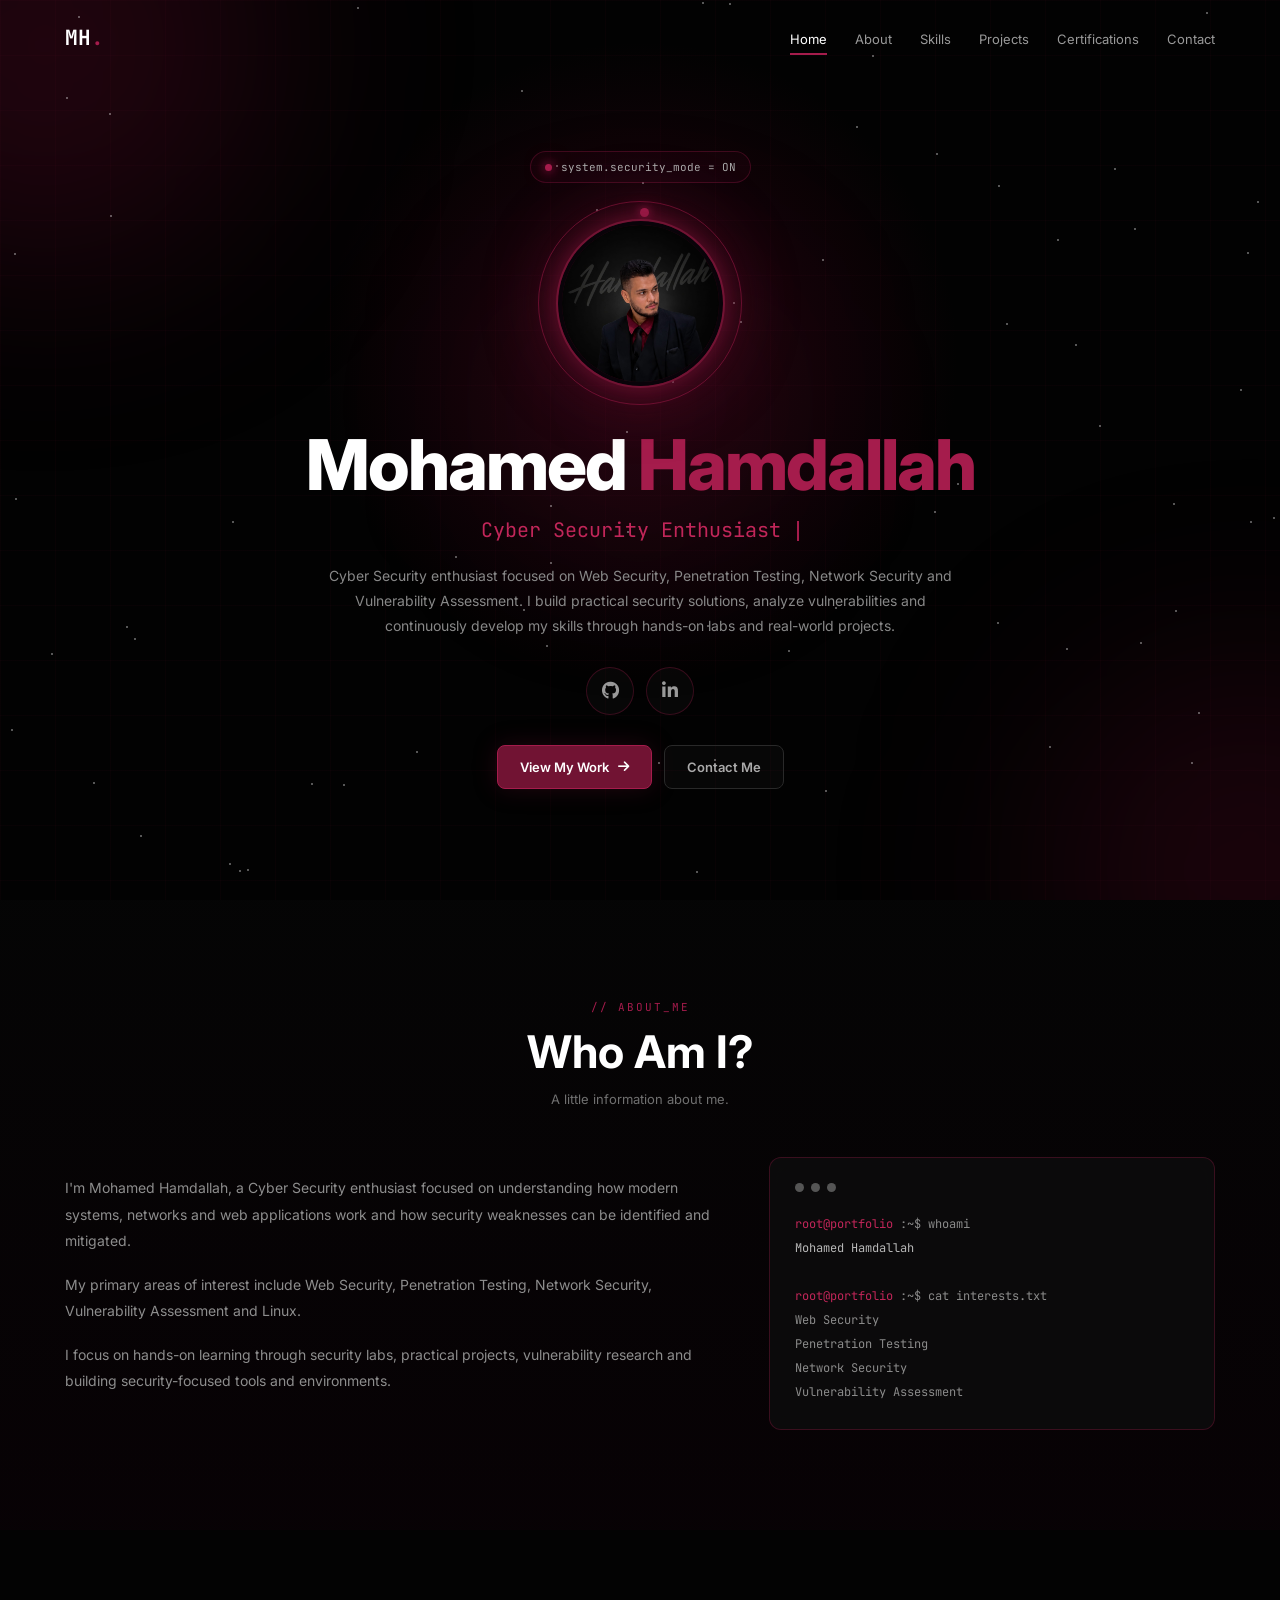
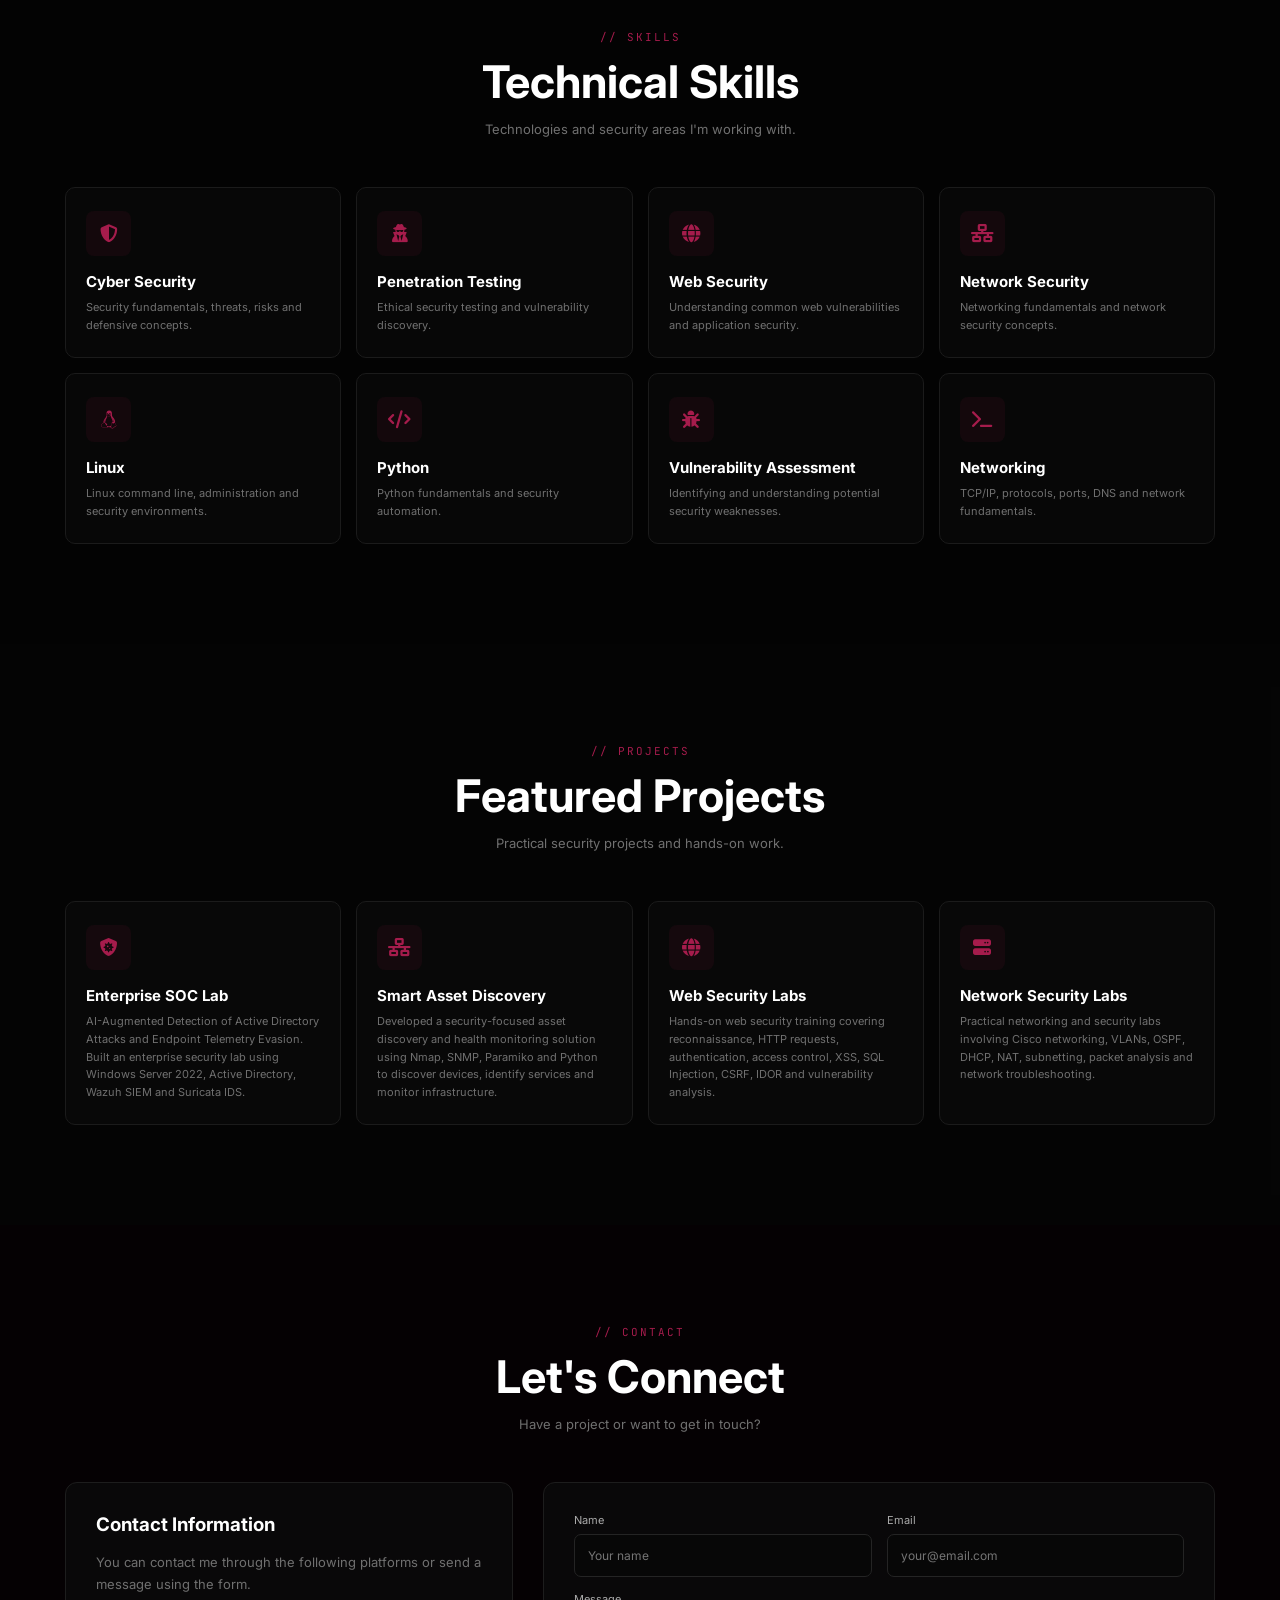
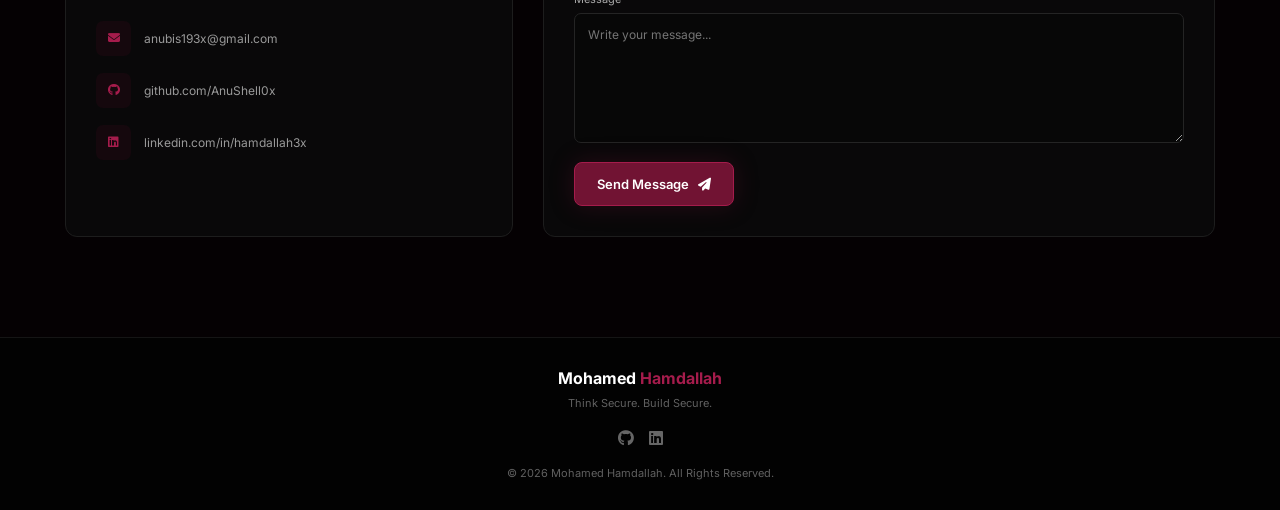
<file: index.html>
<!DOCTYPE html>
<html lang="en">

<head>

    <meta charset="UTF-8">

    <meta name="viewport" content="width=device-width, initial-scale=1.0">

    <meta name="description" content="Mohamed Hamdallah - Cyber Security Portfolio">

    <title>Mohamed Hamdallah | Cyber Security</title>


    <!-- =========================
         GOOGLE FONTS
    ========================== -->

    <link rel="preconnect" href="https://fonts.googleapis.com">

    <link rel="preconnect" href="https://fonts.gstatic.com" crossorigin>

    <link
        href="https://fonts.googleapis.com/css2?family=Inter:wght@400;500;600;700;800&family=JetBrains+Mono:wght@400;500;600&display=swap"
        rel="stylesheet">


    <!-- =========================
         FONT AWESOME
    ========================== -->

    <link rel="stylesheet" href="https://cdnjs.cloudflare.com/ajax/libs/font-awesome/6.5.2/css/all.min.css">


    <!-- =========================
         CSS
    ========================== -->

    <link rel="stylesheet" href="style.css">

</head>


<body>


    <!-- =====================================================
            BACKGROUND
    ===================================================== -->

    <div class="background">

        <div class="grid"></div>

        <div class="glow glow-one"></div>

        <div class="glow glow-two"></div>

        <div class="glow glow-three"></div>

        <div id="particles"></div>

    </div>


    <!-- =====================================================
            NAVIGATION
    ===================================================== -->

    <nav class="navbar" id="navbar">

        <div class="nav-container">


            <a href="#home" class="logo" aria-label="Go to Home">

                MH<span>.</span>

            </a>


            <ul class="nav-links" id="navLinks">

                <li>
                    <a href="#home" class="active">
                        Home
                    </a>
                </li>

                <li>
                    <a href="#about">
                        About
                    </a>
                </li>

                <li>
                    <a href="#skills">
                        Skills
                    </a>
                </li>

                <li>
                    <a href="#projects">
                        Projects
                    </a>
                </li>

                <li>
                    <a href="#certifications">
                        Certifications
                    </a>
                </li>

                <li>
                    <a href="#contact">
                        Contact
                    </a>
                </li>

            </ul>


            <button type="button" class="menu-button" id="menuButton" aria-label="Open navigation menu"
                aria-expanded="false">

                <i class="fa-solid fa-bars"></i>

            </button>

        </div>

    </nav>


    <!-- =====================================================
         HERO
    ===================================================== -->

    <section class="hero" id="home">

        <div class="hero-content">


            <div class="terminal-label">

                <span class="terminal-dot"></span>

                system.security_mode = ON

            </div>


            <!-- PROFILE IMAGE -->

            <div class="profile-wrapper">

                <div class="profile-ring"></div>

                <div class="profile-glow"></div>

                <img src="profile.jpeg" alt="Mohamed Hamdallah profile photo" class="profile-image"
                    onerror="this.src='https://placehold.co/165x165/10040a/ffffff?text=MH'">

            </div>


            <h1>

                Mohamed
                <span>Hamdallah</span>

            </h1>


            <div class="typing">

                <span id="typingText"></span>

                <span class="cursor"></span>

            </div>


            <p class="hero-description">

                Cyber Security enthusiast focused on Web Security,
                Penetration Testing, Network Security and Vulnerability
                Assessment. I build practical security solutions,
                analyze vulnerabilities and continuously develop my
                skills through hands-on labs and real-world projects.

            </p>


            <!-- =================================================
                 SOCIAL LINKS
            ================================================== -->

            <div class="socials">


                <!-- GITHUB -->

                <a href="https://github.com/AnuShell0x" target="_blank" rel="noopener noreferrer" class="social"
                    aria-label="GitHub">

                    <i class="fa-brands fa-github"></i>

                </a>


                <!-- LINKEDIN -->

                <a href="https://www.linkedin.com/in/hamdallah3x" target="_blank" rel="noopener noreferrer"
                    class="social" aria-label="LinkedIn">

                    <i class="fa-brands fa-linkedin-in"></i>

                </a>


            </div>


            <!-- BUTTONS -->

            <div class="hero-buttons">


                <a href="#projects" class="btn btn-primary">

                    View My Work

                    <i class="fa-solid fa-arrow-right"></i>

                </a>


                <a href="#contact" class="btn btn-secondary">

                    Contact Me

                </a>


            </div>

        </div>

    </section>


    <!-- =====================================================
         ABOUT
    ===================================================== -->

    <section class="about" id="about">

        <div class="section-container reveal">


            <div class="section-title">

                <span class="small">
                    // about_me
                </span>

                <h2>
                    Who Am I?
                </h2>

                <p>
                    A little information about me.
                </p>

            </div>


            <div class="about-grid">


                <div class="about-text">

                    <p>

                        I'm Mohamed Hamdallah, a Cyber Security
                        enthusiast focused on understanding how
                        modern systems, networks and web applications
                        work and how security weaknesses can be
                        identified and mitigated.

                    </p>


                    <p>

                        My primary areas of interest include Web
                        Security, Penetration Testing, Network
                        Security, Vulnerability Assessment and Linux.

                    </p>


                    <p>

                        I focus on hands-on learning through security
                        labs, practical projects, vulnerability
                        research and building security-focused tools
                        and environments.

                    </p>

                </div>


                <div class="terminal-card">


                    <div class="terminal-header">

                        <span></span>

                        <span></span>

                        <span></span>

                    </div>


                    <div class="terminal-code">

                        <div>

                            <span class="red">
                                root@portfolio
                            </span>:~$ whoami

                        </div>


                        <div class="green">

                            Mohamed Hamdallah

                        </div>


                        <br>


                        <div>

                            <span class="red">
                                root@portfolio
                            </span>:~$ cat interests.txt

                        </div>


                        <div>
                            Web Security
                        </div>


                        <div>
                            Penetration Testing
                        </div>


                        <div>
                            Network Security
                        </div>


                        <div>
                            Vulnerability Assessment
                        </div>

                    </div>

                </div>

            </div>

        </div>

    </section>


    <!-- =====================================================
         SKILLS
    ===================================================== -->

    <section id="skills">

        <div class="section-container reveal">


            <div class="section-title">

                <span class="small">
                    // skills
                </span>

                <h2>
                    Technical Skills
                </h2>

                <p>
                    Technologies and security areas I'm working with.
                </p>

            </div>


            <div class="skills-grid">


                <div class="skill-card">

                    <div class="skill-icon">

                        <i class="fa-solid fa-shield-halved"></i>

                    </div>

                    <h3>
                        Cyber Security
                    </h3>

                    <p>
                        Security fundamentals, threats,
                        risks and defensive concepts.
                    </p>

                </div>


                <div class="skill-card">

                    <div class="skill-icon">

                        <i class="fa-solid fa-user-secret"></i>

                    </div>

                    <h3>
                        Penetration Testing
                    </h3>

                    <p>
                        Ethical security testing and
                        vulnerability discovery.
                    </p>

                </div>


                <div class="skill-card">

                    <div class="skill-icon">

                        <i class="fa-solid fa-globe"></i>

                    </div>

                    <h3>
                        Web Security
                    </h3>

                    <p>
                        Understanding common web
                        vulnerabilities and application security.
                    </p>

                </div>


                <div class="skill-card">

                    <div class="skill-icon">

                        <i class="fa-solid fa-network-wired"></i>

                    </div>

                    <h3>
                        Network Security
                    </h3>

                    <p>
                        Networking fundamentals and
                        network security concepts.
                    </p>

                </div>


                <div class="skill-card">

                    <div class="skill-icon">

                        <i class="fa-brands fa-linux"></i>

                    </div>

                    <h3>
                        Linux
                    </h3>

                    <p>
                        Linux command line, administration
                        and security environments.
                    </p>

                </div>


                <div class="skill-card">

                    <div class="skill-icon">

                        <i class="fa-solid fa-code"></i>

                    </div>

                    <h3>
                        Python
                    </h3>

                    <p>
                        Python fundamentals and
                        security automation.
                    </p>

                </div>


                <div class="skill-card">

                    <div class="skill-icon">

                        <i class="fa-solid fa-bug"></i>

                    </div>

                    <h3>
                        Vulnerability Assessment
                    </h3>

                    <p>
                        Identifying and understanding
                        potential security weaknesses.
                    </p>

                </div>


                <div class="skill-card">

                    <div class="skill-icon">

                        <i class="fa-solid fa-terminal"></i>

                    </div>

                    <h3>
                        Networking
                    </h3>

                    <p>
                        TCP/IP, protocols, ports,
                        DNS and network fundamentals.
                    </p>

                </div>

            </div>

        </div>

    </section>


    <!-- =====================================================
         PROJECTS
    ===================================================== -->

    <section class="projects" id="projects">

        <div class="section-container reveal">


            <div class="section-title">

                <span class="small">
                    // projects
                </span>

                <h2>
                    Featured Projects
                </h2>

                <p>
                    Practical security projects and hands-on work.
                </p>

            </div>


            <div class="skills-grid">


                <!-- PROJECT 1 -->

                <div class="skill-card">

                    <div class="skill-icon">

                        <i class="fa-solid fa-shield-virus"></i>

                    </div>

                    <h3>
                        Enterprise SOC Lab
                    </h3>

                    <p>

                        AI-Augmented Detection of Active Directory
                        Attacks and Endpoint Telemetry Evasion.
                        Built an enterprise security lab using
                        Windows Server 2022, Active Directory,
                        Wazuh SIEM and Suricata IDS.

                    </p>

                </div>


                <!-- PROJECT 2 -->

                <div class="skill-card">

                    <div class="skill-icon">

                        <i class="fa-solid fa-network-wired"></i>

                    </div>

                    <h3>
                        Smart Asset Discovery
                    </h3>

                    <p>

                        Developed a security-focused asset discovery
                        and health monitoring solution using Nmap,
                        SNMP, Paramiko and Python to discover devices,
                        identify services and monitor infrastructure.

                    </p>

                </div>


                <!-- PROJECT 3 -->

                <div class="skill-card">

                    <div class="skill-icon">

                        <i class="fa-solid fa-globe"></i>

                    </div>

                    <h3>
                        Web Security Labs
                    </h3>

                    <p>

                        Hands-on web security training covering
                        reconnaissance, HTTP requests, authentication,
                        access control, XSS, SQL Injection, CSRF,
                        IDOR and vulnerability analysis.

                    </p>

                </div>


                <!-- PROJECT 4 -->

                <div class="skill-card">

                    <div class="skill-icon">

                        <i class="fa-solid fa-server"></i>

                    </div>

                    <h3>
                        Network Security Labs
                    </h3>

                    <p>

                        Practical networking and security labs
                        involving Cisco networking, VLANs, OSPF,
                        DHCP, NAT, subnetting, packet analysis and
                        network troubleshooting.

                    </p>

                </div>


            </div>

        </div>

    </section>


    <!-- =====================================================
         CONTACT
    ===================================================== -->

    <section class="contact" id="contact">

        <div class="section-container reveal">


            <div class="section-title">

                <span class="small">
                    // contact
                </span>

                <h2>
                    Let's Connect
                </h2>

                <p>
                    Have a project or want to get in touch?
                </p>

            </div>


            <div class="contact-grid">


                <!-- CONTACT INFO -->

                <div class="contact-info">

                    <h3>
                        Contact Information
                    </h3>


                    <p>

                        You can contact me through the following
                        platforms or send a message using the form.

                    </p>


                    <div class="contact-item">

                        <i class="fa-solid fa-envelope"></i>

                        <span>
                            anubis193x@gmail.com
                        </span>

                    </div>


                    <div class="contact-item">

                        <i class="fa-brands fa-github"></i>

                        <span>
                            github.com/AnuShell0x
                        </span>

                    </div>


                    <div class="contact-item">

                        <i class="fa-brands fa-linkedin"></i>

                        <span>
                            linkedin.com/in/hamdallah3x
                        </span>

                    </div>

                </div>


                <!-- CONTACT FORM -->

                <form class="contact-form" id="contactForm" novalidate>


                    <div class="form-row">


                        <div class="form-group">

                            <label for="name">
                                Name
                            </label>

                            <input type="text" id="name" name="name" placeholder="Your name">

                        </div>


                        <div class="form-group">

                            <label for="email">
                                Email
                            </label>

                            <input type="email" id="email" name="email" placeholder="your@email.com">

                        </div>


                    </div>


                    <div class="form-group">

                        <label for="message">
                            Message
                        </label>

                        <textarea id="message" name="message" placeholder="Write your message..."></textarea>

                    </div>


                    <button type="submit" class="btn btn-primary">

                        Send Message

                        <i class="fa-solid fa-paper-plane"></i>

                    </button>


                    <div class="form-message" id="formMessage" role="alert"></div>


                </form>

            </div>

        </div>

    </section>


    <!-- =====================================================
         FOOTER
    ===================================================== -->

    <footer>


        <h3>

            Mohamed

            <span style="color:#a51c4c;">
                Hamdallah
            </span>

        </h3>


        <p>
            Think Secure. Build Secure.
        </p>


        <div class="footer-socials">


            <a href="https://github.com/AnuShell0x" target="_blank" rel="noopener noreferrer" aria-label="GitHub">

                <i class="fa-brands fa-github"></i>

            </a>


            <a href="https://www.linkedin.com/in/hamdallah3x" target="_blank" rel="noopener noreferrer"
                aria-label="LinkedIn">

                <i class="fa-brands fa-linkedin"></i>

            </a>


        </div>


        <p>
            © 2026 Mohamed Hamdallah. All Rights Reserved.
        </p>


    </footer>


    <!-- =====================================================
         BACK TO TOP
    ===================================================== -->

    <button type="button" class="top-button" id="topButton" aria-label="Back to top">

        <i class="fa-solid fa-arrow-up"></i>

    </button>


    <!-- =====================================================
         JAVASCRIPT
    ===================================================== -->

    <script src="script.js"></script>

</body>

</html>
</file>
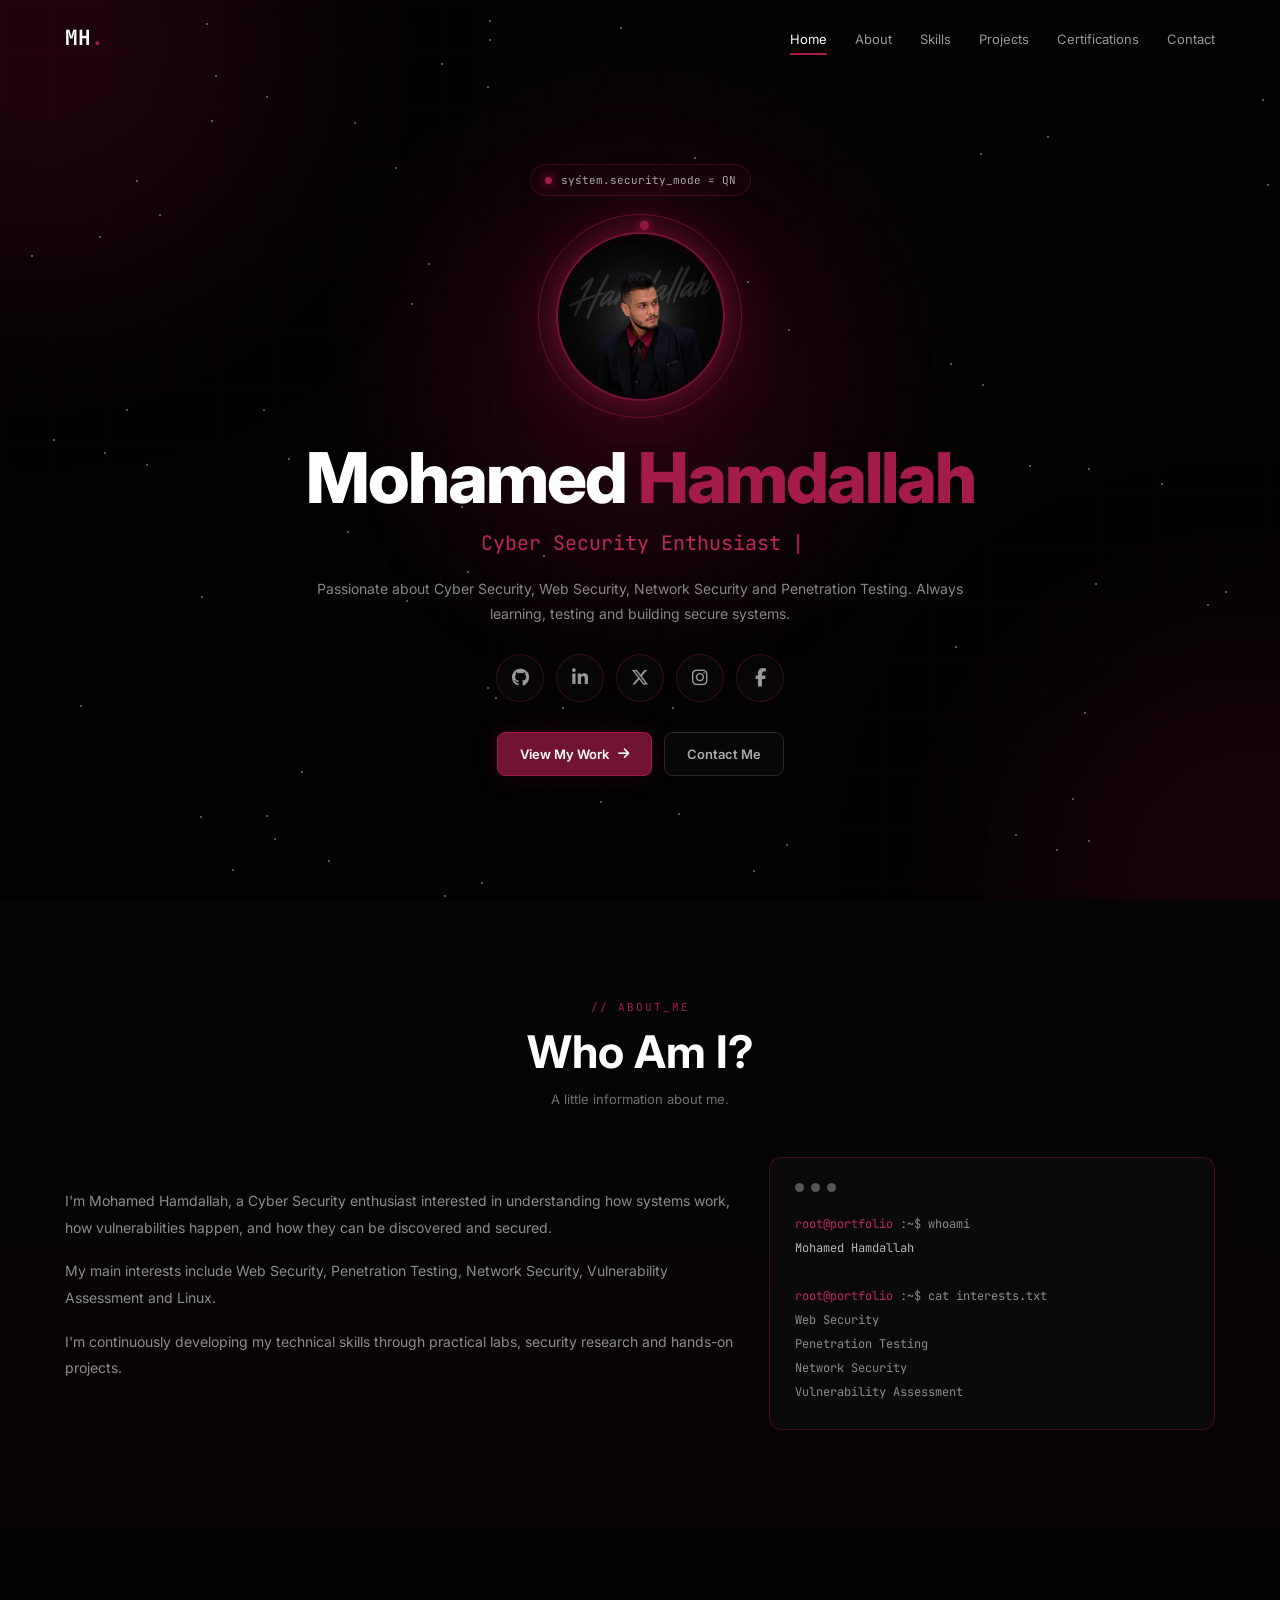
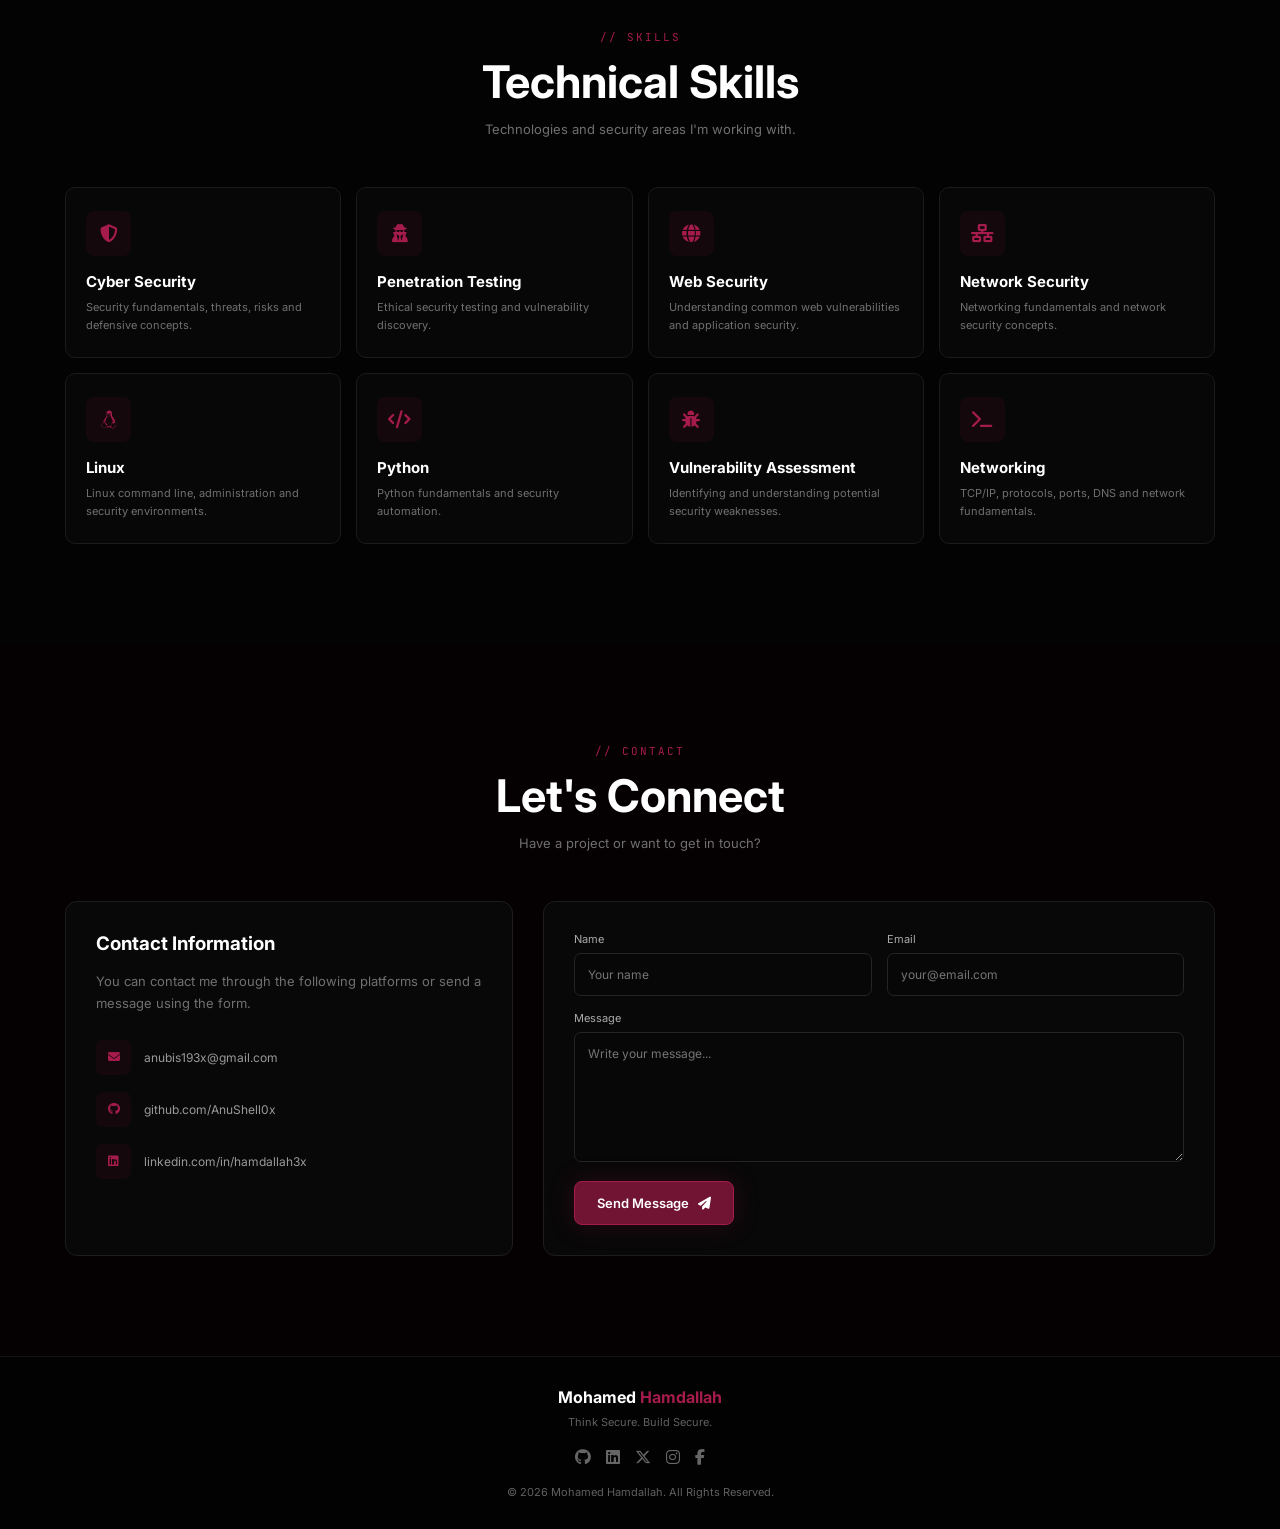
<file: Portfolio.html>
<!DOCTYPE html>
<html lang="en">

<head>

    <meta charset="UTF-8">

    <meta name="viewport" content="width=device-width, initial-scale=1.0">

    <meta
        name="description"
        content="Mohamed Hamdallah - Cyber Security Portfolio"
    >

    <title>Mohamed Hamdallah | Cyber Security</title>


    <!-- =========================
         GOOGLE FONTS
    ========================== -->

    <link rel="preconnect" href="https://fonts.googleapis.com">

    <link
        rel="preconnect"
        href="https://fonts.gstatic.com"
        crossorigin
    >

    <link
        href="https://fonts.googleapis.com/css2?family=Inter:wght@400;500;600;700;800&family=JetBrains+Mono:wght@400;500;600&display=swap"
        rel="stylesheet"
    >


    <!-- =========================
         FONT AWESOME
    ========================== -->

    <link
        rel="stylesheet"
        href="https://cdnjs.cloudflare.com/ajax/libs/font-awesome/6.5.2/css/all.min.css"
    >


    <!-- =========================
         CSS
    ========================== -->

    <style>

        /* =====================================================
           VARIABLES
        ===================================================== */

        :root {

            --black: #030303;
            --black-2: #080808;
            --black-3: #101010;

            --burgundy-dark: #3d071b;
            --burgundy: #711333;
            --burgundy-light: #a51c4c;
            --burgundy-bright: #c12659;

            --white: #ffffff;
            --text: #dddddd;
            --muted: #8b8b8b;

            --border: rgba(165, 28, 76, 0.30);

            --container: 1150px;

        }


        /* =====================================================
           RESET
        ===================================================== */

        * {

            margin: 0;
            padding: 0;

            box-sizing: border-box;

        }


        html {

            scroll-behavior: smooth;

        }


        body {

            font-family: "Inter", sans-serif;

            background: var(--black);

            color: var(--white);

            overflow-x: hidden;

        }


        body::-webkit-scrollbar {

            width: 8px;

        }


        body::-webkit-scrollbar-track {

            background: #050505;

        }


        body::-webkit-scrollbar-thumb {

            background: var(--burgundy);

            border-radius: 10px;

        }


        a {

            color: inherit;

            text-decoration: none;

        }


        button,
        input,
        textarea {

            font-family: inherit;

        }


        ::selection {

            background: var(--burgundy-light);

            color: white;

        }


        /* =====================================================
           BACKGROUND
        ===================================================== */

        .background {

            position: fixed;

            inset: 0;

            z-index: -100;

            overflow: hidden;

            background:

                radial-gradient(
                    circle at 50% 40%,
                    rgba(91, 8, 36, 0.38),
                    transparent 38%
                ),

                #020202;

        }


        .grid {

            position: absolute;

            inset: 0;

            background-image:

                linear-gradient(
                    rgba(165, 28, 76, 0.055) 1px,
                    transparent 1px
                ),

                linear-gradient(
                    90deg,
                    rgba(165, 28, 76, 0.055) 1px,
                    transparent 1px
                );

            background-size: 55px 55px;

            opacity: 0.7;

            animation: gridMove 20s linear infinite;

        }


        @keyframes gridMove {

            from {

                background-position: 0 0;

            }

            to {

                background-position: 55px 55px;

            }

        }


        .glow {

            position: absolute;

            border-radius: 50%;

            filter: blur(100px);

            pointer-events: none;

        }


        .glow-one {

            width: 450px;

            height: 450px;

            left: -180px;

            top: -180px;

            background: rgba(126, 13, 52, 0.25);

            animation: glowOne 12s ease-in-out infinite alternate;

        }


        .glow-two {

            width: 420px;

            height: 420px;

            right: -180px;

            bottom: -180px;

            background: rgba(100, 9, 40, 0.25);

            animation: glowTwo 14s ease-in-out infinite alternate;

        }


        .glow-three {

            width: 250px;

            height: 250px;

            left: 50%;

            top: 45%;

            transform: translate(-50%, -50%);

            background: rgba(165, 28, 76, 0.10);

        }


        @keyframes glowOne {

            from {

                transform: translate(0, 0);

            }

            to {

                transform: translate(140px, 100px);

            }

        }


        @keyframes glowTwo {

            from {

                transform: translate(0, 0);

            }

            to {

                transform: translate(-130px, -100px);

            }

        }


        #particles {

            position: absolute;

            inset: 0;

        }


        .particle {

            position: absolute;

            width: 2px;

            height: 2px;

            background: rgba(255, 255, 255, 0.45);

            border-radius: 50%;

            animation: particleAnimation linear infinite;

        }


        @keyframes particleAnimation {

            0% {

                transform: translateY(0);

                opacity: 0;

            }

            20% {

                opacity: 0.7;

            }

            80% {

                opacity: 0.7;

            }

            100% {

                transform: translateY(-120px);

                opacity: 0;

            }

        }


        /* =====================================================
           NAVBAR
        ===================================================== */

        .navbar {

            position: fixed;

            top: 0;

            left: 0;

            width: 100%;

            height: 75px;

            z-index: 1000;

            display: flex;

            align-items: center;

            justify-content: center;

            transition: 0.3s ease;

        }


        .navbar.scrolled {

            background: rgba(3, 3, 3, 0.90);

            backdrop-filter: blur(15px);

            border-bottom: 1px solid var(--border);

        }


        .nav-container {

            width: min(92%, var(--container));

            display: flex;

            justify-content: space-between;

            align-items: center;

        }


        .logo {

            font-family: "JetBrains Mono", monospace;

            font-size: 21px;

            font-weight: 700;

            color: white;

        }


        .logo span {

            color: var(--burgundy-light);

        }


        .nav-links {

            list-style: none;

            display: flex;

            align-items: center;

            gap: 28px;

        }


        .nav-links a {

            position: relative;

            color: #999;

            font-size: 13px;

            transition: 0.3s ease;

        }


        .nav-links a:hover,
        .nav-links a.active {

            color: white;

        }


        .nav-links a::after {

            content: "";

            position: absolute;

            left: 0;

            bottom: -8px;

            width: 0;

            height: 2px;

            background: var(--burgundy-light);

            transition: 0.3s ease;

        }


        .nav-links a:hover::after,
        .nav-links a.active::after {

            width: 100%;

        }


        .menu-button {

            display: none;

            border: none;

            background: transparent;

            color: white;

            font-size: 22px;

            cursor: pointer;

        }


        /* =====================================================
           HERO
        ===================================================== */

        .hero {

            min-height: 100vh;

            display: flex;

            align-items: center;

            justify-content: center;

            text-align: center;

            padding: 110px 20px 70px;

        }


        .hero-content {

            width: 100%;

            max-width: 850px;

        }


        .terminal-label {

            display: inline-flex;

            align-items: center;

            gap: 9px;

            padding: 8px 14px;

            margin-bottom: 25px;

            border: 1px solid var(--border);

            border-radius: 30px;

            background: rgba(125, 18, 55, 0.07);

            color: #aaa;

            font-family: "JetBrains Mono", monospace;

            font-size: 11px;

        }


        .terminal-dot {

            width: 7px;

            height: 7px;

            border-radius: 50%;

            background: var(--burgundy-light);

            box-shadow:

                0 0 10px var(--burgundy-light),

                0 0 20px var(--burgundy-light);

        }


        /* =====================================================
           PROFILE
        ===================================================== */

        .profile-wrapper {

            position: relative;

            width: 190px;

            height: 190px;

            margin: 0 auto 30px;

            display: flex;

            align-items: center;

            justify-content: center;

        }


        .profile-glow {

            position: absolute;

            width: 175px;

            height: 175px;

            border-radius: 50%;

            background: var(--burgundy);

            filter: blur(35px);

            opacity: 0.55;

            animation: profileGlow 3s ease-in-out infinite alternate;

        }


        @keyframes profileGlow {

            from {

                transform: scale(0.85);

                opacity: 0.35;

            }

            to {

                transform: scale(1.1);

                opacity: 0.65;

            }

        }


        .profile-ring {

            position: absolute;

            inset: -7px;

            border-radius: 50%;

            border: 1px solid rgba(165, 28, 76, 0.55);

            animation: rotateRing 8s linear infinite;

        }


        .profile-ring::before {

            content: "";

            position: absolute;

            width: 9px;

            height: 9px;

            border-radius: 50%;

            background: var(--burgundy-light);

            box-shadow:

                0 0 10px var(--burgundy-light),

                0 0 25px var(--burgundy-light);

            top: 6px;

            left: 50%;

        }


        @keyframes rotateRing {

            from {

                transform: rotate(0deg);

            }

            to {

                transform: rotate(360deg);

            }

        }


        .profile-image {

            position: relative;

            width: 165px;

            height: 165px;

            object-fit: cover;

            border-radius: 50%;

            border: 4px solid #090309;

            outline: 2px solid var(--burgundy);

            box-shadow:

                0 0 25px rgba(125, 18, 55, 0.75);

            transition: 0.4s ease;

        }


        .profile-image:hover {

            transform: scale(1.05);

            box-shadow:

                0 0 35px rgba(165, 28, 76, 0.9),

                0 0 80px rgba(165, 28, 76, 0.35);

        }


        /* =====================================================
           HERO TEXT
        ===================================================== */

        .hero h1 {

            font-size: clamp(40px, 7vw, 70px);

            line-height: 1.05;

            margin-bottom: 15px;

            letter-spacing: -2px;

            font-weight: 800;

        }


        .hero h1 span {

            color: var(--burgundy-light);

        }


        .typing {

            min-height: 30px;

            margin-bottom: 16px;

            color: var(--burgundy-bright);

            font-family: "JetBrains Mono", monospace;

            font-size: clamp(15px, 2vw, 20px);

        }


        .cursor {

            display: inline-block;

            width: 2px;

            height: 20px;

            margin-left: 4px;

            vertical-align: middle;

            background: var(--burgundy-light);

            animation: cursorBlink 0.8s infinite;

        }


        @keyframes cursorBlink {

            50% {

                opacity: 0;

            }

        }


        .hero-description {

            max-width: 650px;

            margin: 0 auto 28px;

            color: #888;

            font-size: 14px;

            line-height: 1.8;

        }


        /* =====================================================
           SOCIAL ICONS
        ===================================================== */

        .socials {

            display: flex;

            align-items: center;

            justify-content: center;

            gap: 12px;

            margin-bottom: 30px;

        }


        .social {

            position: relative;

            width: 48px;

            height: 48px;

            display: flex;

            align-items: center;

            justify-content: center;

            border: 1px solid var(--border);

            border-radius: 50%;

            background: rgba(255, 255, 255, 0.025);

            color: #999;

            font-size: 18px;

            transition: 0.3s ease;

        }


        .social:hover {

            color: white;

            background: var(--burgundy);

            border-color: var(--burgundy-light);

            transform: translateY(-6px);

            box-shadow:

                0 10px 30px rgba(125, 18, 55, 0.4);

        }


        /* Tooltip */

        .social::after {

            content: attr(aria-label);

            position: absolute;

            left: 50%;

            bottom: -38px;

            transform: translateX(-50%) translateY(5px);

            padding: 5px 8px;

            border-radius: 5px;

            background: #151515;

            border: 1px solid #292929;

            color: #ddd;

            font-size: 10px;

            white-space: nowrap;

            opacity: 0;

            pointer-events: none;

            transition: 0.2s ease;

        }


        .social:hover::after {

            opacity: 1;

            transform: translateX(-50%) translateY(0);

        }


        /* =====================================================
           BUTTONS
        ===================================================== */

        .hero-buttons {

            display: flex;

            align-items: center;

            justify-content: center;

            gap: 12px;

            flex-wrap: wrap;

        }


        .btn {

            display: inline-flex;

            align-items: center;

            justify-content: center;

            gap: 9px;

            padding: 13px 22px;

            border-radius: 8px;

            font-size: 13px;

            font-weight: 600;

            transition: 0.3s ease;

        }


        .btn-primary {

            background: var(--burgundy);

            border: 1px solid var(--burgundy-light);

            color: white;

            box-shadow:

                0 0 25px rgba(125, 18, 55, 0.25);

        }


        .btn-primary:hover {

            background: var(--burgundy-light);

            transform: translateY(-3px);

            box-shadow:

                0 10px 35px rgba(165, 28, 76, 0.35);

        }


        .btn-secondary {

            background: rgba(255, 255, 255, 0.025);

            border: 1px solid #292929;

            color: #aaa;

        }


        .btn-secondary:hover {

            border-color: var(--burgundy);

            color: white;

            transform: translateY(-3px);

        }


        /* =====================================================
           SECTIONS
        ===================================================== */

        section:not(.hero) {

            padding: 100px 20px;

        }


        .section-container {

            width: min(100%, var(--container));

            margin: auto;

        }


        .section-title {

            text-align: center;

            margin-bottom: 50px;

        }


        .section-title .small {

            display: block;

            margin-bottom: 10px;

            color: var(--burgundy-light);

            font-family: "JetBrains Mono", monospace;

            font-size: 11px;

            letter-spacing: 2px;

            text-transform: uppercase;

        }


        .section-title h2 {

            margin-bottom: 12px;

            font-size: clamp(30px, 5vw, 45px);

        }


        .section-title p {

            color: #707070;

            font-size: 13px;

        }


        /* =====================================================
           ABOUT
        ===================================================== */

        .about {

            background:

                linear-gradient(
                    rgba(5, 5, 5, 0.93),
                    rgba(8, 2, 5, 0.93)
                );

        }


        .about-grid {

            display: grid;

            grid-template-columns: 1.2fr 0.8fr;

            gap: 35px;

            align-items: center;

        }


        .about-text {

            color: #8d8d8d;

            line-height: 1.9;

            font-size: 14px;

        }


        .about-text p {

            margin-bottom: 17px;

        }


        .terminal-card {

            padding: 25px;

            border: 1px solid var(--border);

            border-radius: 12px;

            background: rgba(15, 15, 15, 0.72);

            backdrop-filter: blur(12px);

        }


        .terminal-header {

            display: flex;

            gap: 7px;

            margin-bottom: 20px;

        }


        .terminal-header span {

            width: 9px;

            height: 9px;

            border-radius: 50%;

            background: #555;

        }


        .terminal-code {

            color: #8b8b8b;

            font-family: "JetBrains Mono", monospace;

            font-size: 12px;

            line-height: 2;

        }


        .terminal-code .red {

            color: var(--burgundy-bright);

        }


        .terminal-code .green {

            color: #b8b8b8;

        }


        /* =====================================================
           SKILLS
        ===================================================== */

        .skills-grid {

            display: grid;

            grid-template-columns: repeat(4, 1fr);

            gap: 15px;

        }


        .skill-card {

            padding: 23px 20px;

            border: 1px solid #1b1b1b;

            border-radius: 10px;

            background: rgba(11, 11, 11, 0.7);

            transition: 0.3s ease;

        }


        .skill-card:hover {

            transform: translateY(-7px);

            border-color: var(--border);

            background: rgba(125, 18, 55, 0.07);

        }


        .skill-icon {

            width: 45px;

            height: 45px;

            display: flex;

            align-items: center;

            justify-content: center;

            margin-bottom: 16px;

            border-radius: 8px;

            background: rgba(125, 18, 55, 0.11);

            color: var(--burgundy-light);

            font-size: 18px;

        }


        .skill-card h3 {

            margin-bottom: 8px;

            font-size: 15px;

        }


        .skill-card p {

            color: #707070;

            font-size: 11px;

            line-height: 1.6;

        }


        /* =====================================================
           PROJECTS
        ===================================================== */

        .projects {

            background: rgba(6, 6, 6, 0.75);

        }


        .projects-grid {

            display: grid;

            grid-template-columns: repeat(3, 1fr);

            gap: 20px;

        }


        .project-card {

            overflow: hidden;

            border: 1px solid #1c1c1c;

            border-radius: 12px;

            background: rgba(12, 12, 12, 0.75);

            transition: 0.35s ease;

        }


        .project-card:hover {

            transform: translateY(-8px);

            border-color: var(--border);

            box-shadow:

                0 20px 50px rgba(0, 0, 0, 0.35);

        }


        .project-top {

            height: 150px;

            display: flex;

            align-items: center;

            justify-content: center;

            border-bottom: 1px solid #1c1c1c;

            background:

                radial-gradient(
                    circle,
                    rgba(125, 18, 55, 0.28),
                    transparent 65%
                );

            color: var(--burgundy-light);

            font-size: 43px;

        }


        .project-content {

            padding: 22px;

        }


        .project-content h3 {

            margin-bottom: 10px;

            font-size: 17px;

        }


        .project-content p {

            margin-bottom: 15px;

            color: #737373;

            font-size: 12px;

            line-height: 1.7;

        }


        .tags {

            display: flex;

            flex-wrap: wrap;

            gap: 6px;

            margin-bottom: 18px;

        }


        .tag {

            padding: 5px 8px;

            border-radius: 5px;

            background: #161616;

            color: #888;

            font-family: "JetBrains Mono", monospace;

            font-size: 9px;

        }


        .project-links {

            display: flex;

            gap: 9px;

        }


        .project-links a {

            padding: 8px 12px;

            border: 1px solid #242424;

            border-radius: 6px;

            color: #888;

            font-size: 10px;

            transition: 0.3s ease;

        }


        .project-links a:hover {

            border-color: var(--burgundy);

            color: white;

        }


        /* =====================================================
           CERTIFICATIONS
        ===================================================== */

        .cert-grid {

            display: grid;

            grid-template-columns: repeat(3, 1fr);

            gap: 18px;

        }


        .cert-card {

            padding: 23px;

            border: 1px solid #1d1d1d;

            border-radius: 10px;

            background: rgba(12, 12, 12, 0.65);

            transition: 0.3s ease;

        }


        .cert-card:hover {

            transform: translateY(-5px);

            border-color: var(--border);

        }


        .cert-icon {

            margin-bottom: 15px;

            color: var(--burgundy-light);

            font-size: 25px;

        }


        .cert-card h3 {

            margin-bottom: 8px;

            font-size: 15px;

        }


        .cert-card p {

            margin-bottom: 16px;

            color: #707070;

            font-size: 11px;

        }


        .cert-card a {

            color: var(--burgundy-light);

            font-size: 11px;

        }


        /* =====================================================
           CONTACT
        ===================================================== */

        .contact {

            background: rgba(7, 2, 4, 0.85);

        }


        .contact-grid {

            display: grid;

            grid-template-columns: 0.8fr 1.2fr;

            gap: 30px;

        }


        .contact-info,
        .contact-form {

            padding: 30px;

            border: 1px solid #1d1d1d;

            border-radius: 12px;

            background: rgba(12, 12, 12, 0.72);

        }


        .contact-info h3 {

            margin-bottom: 15px;

        }


        .contact-info > p {

            margin-bottom: 25px;

            color: #707070;

            font-size: 13px;

            line-height: 1.7;

        }


        .contact-item {

            display: flex;

            align-items: center;

            gap: 13px;

            margin-bottom: 17px;

            color: #999;

            font-size: 12px;

        }


        .contact-item i {

            width: 35px;

            height: 35px;

            display: flex;

            align-items: center;

            justify-content: center;

            border-radius: 7px;

            background: rgba(125, 18, 55, 0.1);

            color: var(--burgundy-light);

        }


        .form-row {

            display: grid;

            grid-template-columns: 1fr 1fr;

            gap: 15px;

        }


        .form-group {

            margin-bottom: 15px;

        }


        .form-group label {

            display: block;

            margin-bottom: 7px;

            color: #aaa;

            font-size: 11px;

        }


        .form-group input,
        .form-group textarea {

            width: 100%;

            padding: 13px;

            outline: none;

            border: 1px solid #242424;

            border-radius: 7px;

            background: #070707;

            color: white;

            font-size: 12px;

            transition: 0.3s ease;

        }


        .form-group textarea {

            min-height: 130px;

            resize: vertical;

        }


        .form-group input:focus,
        .form-group textarea:focus {

            border-color: var(--burgundy);

            box-shadow:

                0 0 0 3px rgba(125, 18, 55, 0.08);

        }


        .form-message {

            display: none;

            margin-top: 12px;

            padding: 10px;

            border-radius: 6px;

            background: rgba(125, 18, 55, 0.12);

            color: var(--burgundy-bright);

            font-size: 11px;

            line-height: 1.5;

        }


        /* =====================================================
           FOOTER
        ===================================================== */

        footer {

            padding: 30px 20px;

            border-top: 1px solid #151515;

            background: #020202;

            text-align: center;

        }


        footer h3 {

            margin-bottom: 8px;

            font-size: 16px;

        }


        footer p {

            color: #606060;

            font-size: 11px;

        }


        .footer-socials {

            display: flex;

            align-items: center;

            justify-content: center;

            gap: 15px;

            margin: 18px 0;

        }


        .footer-socials a {

            color: #666;

            transition: 0.3s ease;

        }


        .footer-socials a:hover {

            color: var(--burgundy-light);

        }


        /* =====================================================
           BACK TO TOP
        ===================================================== */

        .top-button {

            position: fixed;

            right: 20px;

            bottom: 20px;

            width: 42px;

            height: 42px;

            display: flex;

            align-items: center;

            justify-content: center;

            border: 1px solid var(--border);

            border-radius: 8px;

            background: rgba(8, 8, 8, 0.9);

            color: white;

            cursor: pointer;

            opacity: 0;

            visibility: hidden;

            transition: 0.3s ease;

            z-index: 900;

        }


        .top-button.show {

            opacity: 1;

            visibility: visible;

        }


        .top-button:hover {

            background: var(--burgundy);

        }


        /* =====================================================
           SCROLL REVEAL
        ===================================================== */

        .reveal {

            opacity: 0;

            transform: translateY(35px);

            transition:

                opacity 0.8s ease,

                transform 0.8s ease;

        }


        .reveal.visible {

            opacity: 1;

            transform: translateY(0);

        }


        /* =====================================================
           RESPONSIVE
        ===================================================== */

        @media (max-width: 950px) {

            .skills-grid {

                grid-template-columns: repeat(2, 1fr);

            }

            .projects-grid {

                grid-template-columns: 1fr;

            }

            .cert-grid {

                grid-template-columns: 1fr;

            }

            .about-grid {

                grid-template-columns: 1fr;

            }

            .contact-grid {

                grid-template-columns: 1fr;

            }

        }


        @media (max-width: 700px) {

            .navbar {

                height: 65px;

            }


            .nav-links {

                position: absolute;

                top: 65px;

                left: 0;

                width: 100%;

                display: none;

                flex-direction: column;

                align-items: center;

                gap: 22px;

                padding: 25px;

                background: rgba(4, 4, 4, 0.97);

                border-bottom: 1px solid var(--border);

            }


            .nav-links.open {

                display: flex;

            }


            .menu-button {

                display: block;

            }


            .hero {

                padding-top: 100px;

            }


            .profile-wrapper {

                width: 160px;

                height: 160px;

            }


            .profile-glow {

                width: 145px;

                height: 145px;

            }


            .profile-image {

                width: 140px;

                height: 140px;

            }


            .form-row {

                grid-template-columns: 1fr;

            }


            section:not(.hero) {

                padding: 75px 18px;

            }

        }


        @media (max-width: 450px) {

            .skills-grid {

                grid-template-columns: 1fr;

            }


            .social {

                width: 43px;

                height: 43px;

                font-size: 17px;

            }


            .hero h1 {

                font-size: 39px;

            }


            .hero-buttons {

                flex-direction: column;

            }


            .hero-buttons .btn {

                width: 100%;

            }

        }

    </style>

</head>


<body>


    <!-- =====================================================
         BACKGROUND
    ===================================================== -->

    <div class="background">

        <div class="grid"></div>

        <div class="glow glow-one"></div>

        <div class="glow glow-two"></div>

        <div class="glow glow-three"></div>

        <div id="particles"></div>

    </div>


    <!-- =====================================================
         NAVIGATION
    ===================================================== -->

    <nav class="navbar" id="navbar">

        <div class="nav-container">


            <a
                href="#home"
                class="logo"
                aria-label="Go to Home"
            >

                MH<span>.</span>

            </a>


            <ul class="nav-links" id="navLinks">

                <li>
                    <a href="#home" class="active">
                        Home
                    </a>
                </li>

                <li>
                    <a href="#about">
                        About
                    </a>
                </li>

                <li>
                    <a href="#skills">
                        Skills
                    </a>
                </li>

                <li>
                    <a href="#projects">
                        Projects
                    </a>
                </li>

                <li>
                    <a href="#certifications">
                        Certifications
                    </a>
                </li>

                <li>
                    <a href="#contact">
                        Contact
                    </a>
                </li>

            </ul>


            <button
                type="button"
                class="menu-button"
                id="menuButton"
                aria-label="Open navigation menu"
                aria-expanded="false"
            >

                <i class="fa-solid fa-bars"></i>

            </button>

        </div>

    </nav>


    <!-- =====================================================
         HERO
    ===================================================== -->

    <section class="hero" id="home">

        <div class="hero-content">


            <div class="terminal-label">

                <span class="terminal-dot"></span>

                system.security_mode = ON

            </div>


            <!-- PROFILE IMAGE -->

            <div class="profile-wrapper">

                <div class="profile-ring"></div>

                <div class="profile-glow"></div>



                <img
                    src="profile.jpeg"
                    alt="Mohamed Hamdallah profile photo"
                    class="profile-image"
                    onerror="this.src='https://placehold.co/165x165/10040a/ffffff?text=MH'"
                >

            </div>


            <h1>

                Mohamed
                <span>Hamdallah</span>

            </h1>


            <div class="typing">

                <span id="typingText"></span>

                <span class="cursor"></span>

            </div>


            <p class="hero-description">

                Passionate about Cyber Security, Web Security,
                Network Security and Penetration Testing.
                Always learning, testing and building secure systems.

            </p>


            <!-- =================================================
                 SOCIAL LINKS

                 غير YOUR_USERNAME فقط
            ================================================== -->

            <div class="socials">


                <!-- GITHUB -->

                <a
                    href="https://github.com/AnuShell0x"
                    target="_blank"
                    rel="noopener noreferrer"
                    class="social"
                    aria-label="GitHub"
                >

                    <i class="fa-brands fa-github"></i>

                </a>


                <!-- LINKEDIN -->

                <a
                    href="https://www.linkedin.com/in/hamdallah3x"
                    target="_blank"
                    rel="noopener noreferrer"
                    class="social"
                    aria-label="LinkedIn"
                >

                    <i class="fa-brands fa-linkedin-in"></i>

                </a>


                <!-- X -->

                <a
                    href="https://x.com/hamdallah0x"
                    target="_blank"
                    rel="noopener noreferrer"
                    class="social"
                    aria-label="X / Twitter"
                >

                    <i class="fa-brands fa-x-twitter"></i>

                </a>


                <!-- INSTAGRAM -->

                <a
                    href="https://www.instagram.com/hamdallah0x"
                    target="_blank"
                    rel="noopener noreferrer"
                    class="social"
                    aria-label="Instagram"
                >

                    <i class="fa-brands fa-instagram"></i>

                </a>


                <!-- FACEBOOK -->

                <a
                    href="https://www.facebook.com/hamdallah0x"
                    target="_blank"
                    rel="noopener noreferrer"
                    class="social"
                    aria-label="Facebook"
                >

                    <i class="fa-brands fa-facebook-f"></i>

                </a>

            </div>


            <!-- BUTTONS -->

            <div class="hero-buttons">


                <a
                    href="#projects"
                    class="btn btn-primary"
                >

                    View My Work

                    <i class="fa-solid fa-arrow-right"></i>

                </a>


                <a
                    href="#contact"
                    class="btn btn-secondary"
                >

                    Contact Me

                </a>


            </div>

        </div>

    </section>


    <!-- =====================================================
         ABOUT
    ===================================================== -->

    <section
        class="about"
        id="about"
    >

        <div class="section-container reveal">


            <div class="section-title">

                <span class="small">
                    // about_me
                </span>

                <h2>
                    Who Am I?
                </h2>

                <p>
                    A little information about me.
                </p>

            </div>


            <div class="about-grid">


                <div class="about-text">

                    <p>

                        I'm Mohamed Hamdallah, a Cyber Security
                        enthusiast interested in understanding
                        how systems work, how vulnerabilities
                        happen, and how they can be discovered
                        and secured.

                    </p>


                    <p>

                        My main interests include Web Security,
                        Penetration Testing, Network Security,
                        Vulnerability Assessment and Linux.

                    </p>


                    <p>

                        I'm continuously developing my technical
                        skills through practical labs, security
                        research and hands-on projects.

                    </p>

                </div>


                <div class="terminal-card">


                    <div class="terminal-header">

                        <span></span>

                        <span></span>

                        <span></span>

                    </div>


                    <div class="terminal-code">

                        <div>

                            <span class="red">
                                root@portfolio
                            </span>:~$ whoami

                        </div>


                        <div class="green">

                            Mohamed Hamdallah

                        </div>


                        <br>


                        <div>

                            <span class="red">
                                root@portfolio
                            </span>:~$ cat interests.txt

                        </div>


                        <div>
                            Web Security
                        </div>


                        <div>
                            Penetration Testing
                        </div>


                        <div>
                            Network Security
                        </div>


                        <div>
                            Vulnerability Assessment
                        </div>

                    </div>

                </div>

            </div>

        </div>

    </section>


    <!-- =====================================================
         SKILLS
    ===================================================== -->

    <section id="skills">

        <div class="section-container reveal">


            <div class="section-title">

                <span class="small">
                    // skills
                </span>

                <h2>
                    Technical Skills
                </h2>

                <p>
                    Technologies and security areas I'm working with.
                </p>

            </div>


            <div class="skills-grid">


                <div class="skill-card">

                    <div class="skill-icon">

                        <i class="fa-solid fa-shield-halved"></i>

                    </div>

                    <h3>
                        Cyber Security
                    </h3>

                    <p>
                        Security fundamentals, threats,
                        risks and defensive concepts.
                    </p>

                </div>


                <div class="skill-card">

                    <div class="skill-icon">

                        <i class="fa-solid fa-user-secret"></i>

                    </div>

                    <h3>
                        Penetration Testing
                    </h3>

                    <p>
                        Ethical security testing and
                        vulnerability discovery.
                    </p>

                </div>


                <div class="skill-card">

                    <div class="skill-icon">

                        <i class="fa-solid fa-globe"></i>

                    </div>

                    <h3>
                        Web Security
                    </h3>

                    <p>
                        Understanding common web
                        vulnerabilities and application security.
                    </p>

                </div>


                <div class="skill-card">

                    <div class="skill-icon">

                        <i class="fa-solid fa-network-wired"></i>

                    </div>

                    <h3>
                        Network Security
                    </h3>

                    <p>
                        Networking fundamentals and
                        network security concepts.
                    </p>

                </div>


                <div class="skill-card">

                    <div class="skill-icon">

                        <i class="fa-brands fa-linux"></i>

                    </div>

                    <h3>
                        Linux
                    </h3>

                    <p>
                        Linux command line, administration
                        and security environments.
                    </p>

                </div>


                <div class="skill-card">

                    <div class="skill-icon">

                        <i class="fa-solid fa-code"></i>

                    </div>

                    <h3>
                        Python
                    </h3>

                    <p>
                        Python fundamentals and
                        security automation.
                    </p>

                </div>


                <div class="skill-card">

                    <div class="skill-icon">

                        <i class="fa-solid fa-bug"></i>

                    </div>

                    <h3>
                        Vulnerability Assessment
                    </h3>

                    <p>
                        Identifying and understanding
                        potential security weaknesses.
                    </p>

                </div>


                <div class="skill-card">

                    <div class="skill-icon">

                        <i class="fa-solid fa-terminal"></i>

                    </div>

                    <h3>
                        Networking
                    </h3>

                    <p>
                        TCP/IP, protocols, ports,
                        DNS and network fundamentals.
                    </p>

                </div>

            </div>

        </div>

    </section>
    <!-- =====================================================
         CONTACT
    ===================================================== -->

    <section
        class="contact"
        id="contact"
    >

        <div class="section-container reveal">


            <div class="section-title">

                <span class="small">
                    // contact
                </span>

                <h2>
                    Let's Connect
                </h2>

                <p>
                    Have a project or want to get in touch?
                </p>

            </div>


            <div class="contact-grid">


                <!-- CONTACT INFO -->

                <div class="contact-info">

                    <h3>
                        Contact Information
                    </h3>


                    <p>

                        You can contact me through the following
                        platforms or send a message using the form.

                    </p>


                    <div class="contact-item">

                        <i class="fa-solid fa-envelope"></i>

                        <span>
                            anubis193x@gmail.com
                        </span>

                    </div>


                    <div class="contact-item">

                        <i class="fa-brands fa-github"></i>

                        <span>
                            github.com/AnuShell0x
                        </span>

                    </div>


                    <div class="contact-item">

                        <i class="fa-brands fa-linkedin"></i>

                        <span>
                            linkedin.com/in/hamdallah3x
                        </span>

                    </div>

                </div>


                <!-- CONTACT FORM -->

                <form
                    class="contact-form"
                    id="contactForm"
                    novalidate
                >


                    <div class="form-row">


                        <div class="form-group">

                            <label for="name">
                                Name
                            </label>

                            <input
                                type="text"
                                id="name"
                                name="name"
                                placeholder="Your name"
                            >

                        </div>


                        <div class="form-group">

                            <label for="email">
                                Email
                            </label>

                            <input
                                type="email"
                                id="email"
                                name="email"
                                placeholder="your@email.com"
                            >

                        </div>


                    </div>


                    <div class="form-group">

                        <label for="message">
                            Message
                        </label>

                        <textarea
                            id="message"
                            name="message"
                            placeholder="Write your message..."
                        ></textarea>

                    </div>


                    <button
                        type="submit"
                        class="btn btn-primary"
                    >

                        Send Message

                        <i class="fa-solid fa-paper-plane"></i>

                    </button>


                    <div
                        class="form-message"
                        id="formMessage"
                        role="alert"
                    ></div>


                </form>

            </div>

        </div>

    </section>


    <!-- =====================================================
         FOOTER
    ===================================================== -->

    <footer>


        <h3>

            Mohamed

            <span style="color:#a51c4c;">
                Hamdallah
            </span>

        </h3>


        <p>
            Think Secure. Build Secure.
        </p>


        <div class="footer-socials">


            <a
                href="https://github.com/YOUR_USERNAME"
                target="_blank"
                rel="noopener noreferrer"
                aria-label="GitHub"
            >

                <i class="fa-brands fa-github"></i>

            </a>


            <a
                href="https://www.linkedin.com/in/YOUR_USERNAME/"
                target="_blank"
                rel="noopener noreferrer"
                aria-label="LinkedIn"
            >

                <i class="fa-brands fa-linkedin"></i>

            </a>


            <a
                href="https://x.com/YOUR_USERNAME"
                target="_blank"
                rel="noopener noreferrer"
                aria-label="X / Twitter"
            >

                <i class="fa-brands fa-x-twitter"></i>

            </a>


            <a
                href="https://www.instagram.com/YOUR_USERNAME/"
                target="_blank"
                rel="noopener noreferrer"
                aria-label="Instagram"
            >

                <i class="fa-brands fa-instagram"></i>

            </a>


            <a
                href="https://www.facebook.com/YOUR_USERNAME"
                target="_blank"
                rel="noopener noreferrer"
                aria-label="Facebook"
            >

                <i class="fa-brands fa-facebook-f"></i>

            </a>


        </div>


        <p>
            © 2026 Mohamed Hamdallah. All Rights Reserved.
        </p>


    </footer>


    <!-- =====================================================
         BACK TO TOP
    ===================================================== -->

    <button
        type="button"
        class="top-button"
        id="topButton"
        aria-label="Back to top"
    >

        <i class="fa-solid fa-arrow-up"></i>

    </button>


    <!-- =====================================================
         JAVASCRIPT
    ===================================================== -->

    <script>


        /* =====================================================
           MOBILE MENU
        ===================================================== */

        const menuButton =
            document.getElementById("menuButton");

        const navLinks =
            document.getElementById("navLinks");


        menuButton.addEventListener("click", () => {


            navLinks.classList.toggle("open");


            const isOpen =
                navLinks.classList.contains("open");


            menuButton.setAttribute(
                "aria-expanded",
                isOpen
            );


            const icon =
                menuButton.querySelector("i");


            if (isOpen) {

                icon.classList.remove("fa-bars");

                icon.classList.add("fa-xmark");

            } else {

                icon.classList.remove("fa-xmark");

                icon.classList.add("fa-bars");

            }

        });


        /* Close menu after clicking */

        document
            .querySelectorAll(".nav-links a")
            .forEach(link => {


                link.addEventListener("click", () => {


                    navLinks.classList.remove("open");


                    menuButton.setAttribute(
                        "aria-expanded",
                        "false"
                    );


                    const icon =
                        menuButton.querySelector("i");


                    icon.classList.remove("fa-xmark");

                    icon.classList.add("fa-bars");

                });

            });


        /* =====================================================
           NAVBAR SCROLL
        ===================================================== */

        const navbar =
            document.getElementById("navbar");


        window.addEventListener("scroll", () => {


            if (window.scrollY > 50) {

                navbar.classList.add("scrolled");

            } else {

                navbar.classList.remove("scrolled");

            }

        });


        /* =====================================================
           TYPING EFFECT
        ===================================================== */

        const typingText =
            document.getElementById("typingText");


        const words = [

            "Cyber Security Enthusiast",

            "Penetration Testing",

            "Web Security",

            "Network Security",

            "Ethical Hacking"

        ];


        let wordIndex = 0;

        let characterIndex = 0;

        let deleting = false;


        function typeEffect() {


            const currentWord =
                words[wordIndex];


            if (!deleting) {


                typingText.textContent =
                    currentWord.substring(
                        0,
                        characterIndex + 1
                    );


                characterIndex++;


                if (
                    characterIndex ===
                    currentWord.length
                ) {


                    deleting = true;


                    setTimeout(
                        typeEffect,
                        1400
                    );


                    return;

                }


            } else {


                typingText.textContent =
                    currentWord.substring(
                        0,
                        characterIndex - 1
                    );


                characterIndex--;


                if (characterIndex === 0) {


                    deleting = false;


                    wordIndex++;


                    if (
                        wordIndex >= words.length
                    ) {

                        wordIndex = 0;

                    }

                }

            }


            setTimeout(

                typeEffect,

                deleting ? 45 : 80

            );

        }


        typeEffect();


        /* =====================================================
           PARTICLES
        ===================================================== */

        const particleContainer =
            document.getElementById("particles");


        const particleCount =
            window.innerWidth < 600 ? 35 : 75;


        for (
            let i = 0;
            i < particleCount;
            i++
        ) {


            const particle =
                document.createElement("span");


            particle.classList.add("particle");


            particle.style.left =
                Math.random() * 100 + "%";


            particle.style.top =
                Math.random() * 100 + "%";


            particle.style.animationDuration =
                5 + Math.random() * 10 + "s";


            particle.style.animationDelay =
                Math.random() * 8 + "s";


            particleContainer.appendChild(
                particle
            );

        }


        /* =====================================================
           MOUSE PARALLAX
        ===================================================== */

        document.addEventListener(
            "mousemove",
            event => {


                if (window.innerWidth < 700) {
                    return;
                }


                const x =
                    event.clientX /
                    window.innerWidth -
                    0.5;


                const y =
                    event.clientY /
                    window.innerHeight -
                    0.5;


                const glowOne =
                    document.querySelector(
                        ".glow-one"
                    );


                const glowTwo =
                    document.querySelector(
                        ".glow-two"
                    );


                glowOne.style.transform =
                    `translate(${x * 30}px, ${y * 30}px)`;


                glowTwo.style.transform =
                    `translate(${-x * 25}px, ${-y * 25}px)`;

            }
        );


        /* =====================================================
           SCROLL REVEAL
        ===================================================== */

        const revealElements =
            document.querySelectorAll(".reveal");


        const revealObserver =
            new IntersectionObserver(

                entries => {


                    entries.forEach(entry => {


                        if (
                            entry.isIntersecting
                        ) {


                            entry.target.classList.add(
                                "visible"
                            );


                        }

                    });

                },

                {
                    threshold: 0.12
                }

            );


        revealElements.forEach(element => {

            revealObserver.observe(element);

        });


        /* =====================================================
           ACTIVE NAVIGATION
        ===================================================== */

        const sections =
            document.querySelectorAll("section");


        const navigationItems =
            document.querySelectorAll(
                ".nav-links a"
            );


        window.addEventListener(
            "scroll",
            () => {


                let currentSection = "";


                sections.forEach(section => {


                    const sectionTop =
                        section.offsetTop - 180;


                    if (
                        window.scrollY >=
                        sectionTop
                    ) {

                        currentSection =
                            section.id;

                    }

                });


                navigationItems.forEach(link => {


                    link.classList.remove(
                        "active"
                    );


                    if (
                        link.getAttribute("href") ===
                        "#" + currentSection
                    ) {

                        link.classList.add(
                            "active"
                        );

                    }

                });

            }
        );


        /* =====================================================
           CONTACT FORM
        ===================================================== */

        const contactForm =
            document.getElementById(
                "contactForm"
            );


        const formMessage =
            document.getElementById(
                "formMessage"
            );


        contactForm.addEventListener(
            "submit",
            event => {


                event.preventDefault();


                const name =
                    document
                        .getElementById("name")
                        .value
                        .trim();


                const email =
                    document
                        .getElementById("email")
                        .value
                        .trim();


                const message =
                    document
                        .getElementById("message")
                        .value
                        .trim();


                if (
                    !name ||
                    !email ||
                    !message
                ) {


                    formMessage.style.display =
                        "block";


                    formMessage.textContent =
                        "Please fill in all fields.";


                    return;

                }


                const emailPattern =
                    /^[^\s@]+@[^\s@]+\.[^\s@]+$/;


                if (
                    !emailPattern.test(email)
                ) {


                    formMessage.style.display =
                        "block";


                    formMessage.textContent =
                        "Please enter a valid email address.";


                    return;

                }


                formMessage.style.display =
                    "block";


                formMessage.textContent =
                    "Message validated successfully. Connect an email service or backend to receive messages.";


                contactForm.reset();

            }
        );


        /* =====================================================
           BACK TO TOP
        ===================================================== */

        const topButton =
            document.getElementById(
                "topButton"
            );


        window.addEventListener(
            "scroll",
            () => {


                if (window.scrollY > 500) {

                    topButton.classList.add(
                        "show"
                    );

                } else {

                    topButton.classList.remove(
                        "show"
                    );

                }

            }
        );


        topButton.addEventListener(
            "click",
            () => {


                window.scrollTo({

                    top: 0,

                    behavior: "smooth"

                });

            }
        );


    </script>

</body>

</html>
</file>
<file: style.css>
/* =====================================================
           VARIABLES
        ===================================================== */

:root {

    --black: #030303;
    --black-2: #080808;
    --black-3: #101010;

    --burgundy-dark: #3d071b;
    --burgundy: #711333;
    --burgundy-light: #a51c4c;
    --burgundy-bright: #c12659;

    --white: #ffffff;
    --text: #dddddd;
    --muted: #8b8b8b;

    --border: rgba(165, 28, 76, 0.30);

    --container: 1150px;

}


/* =====================================================
           RESET
        ===================================================== */

* {

    margin: 0;
    padding: 0;

    box-sizing: border-box;

}


html {

    scroll-behavior: smooth;

}


body {

    font-family: "Inter", sans-serif;

    background: var(--black);

    color: var(--white);

    overflow-x: hidden;

}


body::-webkit-scrollbar {

    width: 8px;

}


body::-webkit-scrollbar-track {

    background: #050505;

}


body::-webkit-scrollbar-thumb {

    background: var(--burgundy);

    border-radius: 10px;

}


a {

    color: inherit;

    text-decoration: none;

}


button,
input,
textarea {

    font-family: inherit;

}


::selection {

    background: var(--burgundy-light);

    color: white;

}


/* =====================================================
           BACKGROUND
        ===================================================== */

.background {

    position: fixed;

    inset: 0;

    z-index: 0;

    overflow: hidden;

    pointer-events: none;

    background:

        radial-gradient(circle at 50% 40%,
            rgba(91, 8, 36, 0.38),
            transparent 38%),

        #020202;

}


.navbar,
.hero,
section,
footer,
.top-button {
    position: relative;
    z-index: 1;
}


.grid {

    position: absolute;

    inset: 0;

    background-image:

        linear-gradient(rgba(165, 28, 76, 0.055) 1px,
            transparent 1px),

        linear-gradient(90deg,
            rgba(165, 28, 76, 0.055) 1px,
            transparent 1px);

    background-size: 55px 55px;

    opacity: 0.7;

    animation: gridMove 20s linear infinite;

}


@keyframes gridMove {

    from {

        background-position: 0 0;

    }

    to {

        background-position: 55px 55px;

    }

}


.glow {

    position: absolute;

    border-radius: 50%;

    filter: blur(100px);

    pointer-events: none;

}


.glow-one {

    width: 450px;

    height: 450px;

    left: -180px;

    top: -180px;

    background: rgba(126, 13, 52, 0.25);

    animation: glowOne 12s ease-in-out infinite alternate;

}


.glow-two {

    width: 420px;

    height: 420px;

    right: -180px;

    bottom: -180px;

    background: rgba(100, 9, 40, 0.25);

    animation: glowTwo 14s ease-in-out infinite alternate;

}


.glow-three {

    width: 250px;

    height: 250px;

    left: 50%;

    top: 45%;

    transform: translate(-50%, -50%);

    background: rgba(165, 28, 76, 0.10);

}


@keyframes glowOne {

    from {

        transform: translate(0, 0);

    }

    to {

        transform: translate(140px, 100px);

    }

}


@keyframes glowTwo {

    from {

        transform: translate(0, 0);

    }

    to {

        transform: translate(-130px, -100px);

    }

}


#particles {

    position: absolute;

    inset: 0;

}


.particle {

    position: absolute;

    width: 2px;

    height: 2px;

    background: rgba(255, 255, 255, 0.45);

    border-radius: 50%;

    animation: particleAnimation linear infinite;

}


@keyframes particleAnimation {

    0% {

        transform: translateY(0);

        opacity: 0;

    }

    20% {

        opacity: 0.7;

    }

    80% {

        opacity: 0.7;

    }

    100% {

        transform: translateY(-120px);

        opacity: 0;

    }

}


/* =====================================================
           NAVBAR
        ===================================================== */

.navbar {

    position: fixed;

    top: 0;

    left: 0;

    width: 100%;

    height: 75px;

    z-index: 1000;

    display: flex;

    align-items: center;

    justify-content: center;

    transition: 0.3s ease;

}


.navbar.scrolled {

    background: rgba(3, 3, 3, 0.90);

    backdrop-filter: blur(15px);

    border-bottom: 1px solid var(--border);

}


.nav-container {

    width: min(92%, var(--container));

    display: flex;

    justify-content: space-between;

    align-items: center;

}


.logo {

    font-family: "JetBrains Mono", monospace;

    font-size: 21px;

    font-weight: 700;

    color: white;

}


.logo span {

    color: var(--burgundy-light);

}


.nav-links {

    list-style: none;

    display: flex;

    align-items: center;

    gap: 28px;

}


.nav-links a {

    position: relative;

    color: #999;

    font-size: 13px;

    transition: 0.3s ease;

}


.nav-links a:hover,
.nav-links a.active {

    color: white;

}


.nav-links a::after {

    content: "";

    position: absolute;

    left: 0;

    bottom: -8px;

    width: 0;

    height: 2px;

    background: var(--burgundy-light);

    transition: 0.3s ease;

}


.nav-links a:hover::after,
.nav-links a.active::after {

    width: 100%;

}


.menu-button {

    display: none;

    border: none;

    background: transparent;

    color: white;

    font-size: 22px;

    cursor: pointer;

}


/* =====================================================
           HERO
        ===================================================== */

.hero {

    min-height: 100vh;

    display: flex;

    align-items: center;

    justify-content: center;

    text-align: center;

    padding: 110px 20px 70px;

}


.hero-content {

    width: 100%;

    max-width: 850px;

}


.terminal-label {

    display: inline-flex;

    align-items: center;

    gap: 9px;

    padding: 8px 14px;

    margin-bottom: 25px;

    border: 1px solid var(--border);

    border-radius: 30px;

    background: rgba(125, 18, 55, 0.07);

    color: #aaa;

    font-family: "JetBrains Mono", monospace;

    font-size: 11px;

}


.terminal-dot {

    width: 7px;

    height: 7px;

    border-radius: 50%;

    background: var(--burgundy-light);

    box-shadow:

        0 0 10px var(--burgundy-light),

        0 0 20px var(--burgundy-light);

}


/* =====================================================
           PROFILE
        ===================================================== */

.profile-wrapper {

    position: relative;

    width: 190px;

    height: 190px;

    margin: 0 auto 30px;

    display: flex;

    align-items: center;

    justify-content: center;

}


.profile-glow {

    position: absolute;

    width: 175px;

    height: 175px;

    border-radius: 50%;

    background: var(--burgundy);

    filter: blur(35px);

    opacity: 0.55;

    animation: profileGlow 3s ease-in-out infinite alternate;

}


@keyframes profileGlow {

    from {

        transform: scale(0.85);

        opacity: 0.35;

    }

    to {

        transform: scale(1.1);

        opacity: 0.65;

    }

}


.profile-ring {

    position: absolute;

    inset: -7px;

    border-radius: 50%;

    border: 1px solid rgba(165, 28, 76, 0.55);

    animation: rotateRing 8s linear infinite;

}


.profile-ring::before {

    content: "";

    position: absolute;

    width: 9px;

    height: 9px;

    border-radius: 50%;

    background: var(--burgundy-light);

    box-shadow:

        0 0 10px var(--burgundy-light),

        0 0 25px var(--burgundy-light);

    top: 6px;

    left: 50%;

}


@keyframes rotateRing {

    from {

        transform: rotate(0deg);

    }

    to {

        transform: rotate(360deg);

    }

}


.profile-image {

    position: relative;

    width: 165px;

    height: 165px;

    object-fit: cover;

    border-radius: 50%;

    border: 4px solid #090309;

    outline: 2px solid var(--burgundy);

    box-shadow:

        0 0 25px rgba(125, 18, 55, 0.75);

    transition: 0.4s ease;

}


.profile-image:hover {

    transform: scale(1.05);

    box-shadow:

        0 0 35px rgba(165, 28, 76, 0.9),

        0 0 80px rgba(165, 28, 76, 0.35);

}


/* =====================================================
           HERO TEXT
        ===================================================== */

.hero h1 {

    font-size: clamp(40px, 7vw, 70px);

    line-height: 1.05;

    margin-bottom: 15px;

    letter-spacing: -2px;

    font-weight: 800;

}


.hero h1 span {

    color: var(--burgundy-light);

}


.typing {

    min-height: 30px;

    margin-bottom: 16px;

    color: var(--burgundy-bright);

    font-family: "JetBrains Mono", monospace;

    font-size: clamp(15px, 2vw, 20px);

}


.cursor {

    display: inline-block;

    width: 2px;

    height: 20px;

    margin-left: 4px;

    vertical-align: middle;

    background: var(--burgundy-light);

    animation: cursorBlink 0.8s infinite;

}


@keyframes cursorBlink {

    50% {

        opacity: 0;

    }

}


.hero-description {

    max-width: 650px;

    margin: 0 auto 28px;

    color: #888;

    font-size: 14px;

    line-height: 1.8;

}


/* =====================================================
           SOCIAL ICONS
        ===================================================== */

.socials {

    display: flex;

    align-items: center;

    justify-content: center;

    gap: 12px;

    margin-bottom: 30px;

}


.social {

    position: relative;

    width: 48px;

    height: 48px;

    display: flex;

    align-items: center;

    justify-content: center;

    border: 1px solid var(--border);

    border-radius: 50%;

    background: rgba(255, 255, 255, 0.025);

    color: #999;

    font-size: 18px;

    transition: 0.3s ease;

}


.social:hover {

    color: white;

    background: var(--burgundy);

    border-color: var(--burgundy-light);

    transform: translateY(-6px);

    box-shadow:

        0 10px 30px rgba(125, 18, 55, 0.4);

}


/* Tooltip */

.social::after {

    content: attr(aria-label);

    position: absolute;

    left: 50%;

    bottom: -38px;

    transform: translateX(-50%) translateY(5px);

    padding: 5px 8px;

    border-radius: 5px;

    background: #151515;

    border: 1px solid #292929;

    color: #ddd;

    font-size: 10px;

    white-space: nowrap;

    opacity: 0;

    pointer-events: none;

    transition: 0.2s ease;

}


.social:hover::after {

    opacity: 1;

    transform: translateX(-50%) translateY(0);

}


/* =====================================================
           BUTTONS
        ===================================================== */

.hero-buttons {

    display: flex;

    align-items: center;

    justify-content: center;

    gap: 12px;

    flex-wrap: wrap;

}


.btn {

    display: inline-flex;

    align-items: center;

    justify-content: center;

    gap: 9px;

    padding: 13px 22px;

    border-radius: 8px;

    font-size: 13px;

    font-weight: 600;

    transition: 0.3s ease;

}


.btn-primary {

    background: var(--burgundy);

    border: 1px solid var(--burgundy-light);

    color: white;

    box-shadow:

        0 0 25px rgba(125, 18, 55, 0.25);

}


.btn-primary:hover {

    background: var(--burgundy-light);

    transform: translateY(-3px);

    box-shadow:

        0 10px 35px rgba(165, 28, 76, 0.35);

}


.btn-secondary {

    background: rgba(255, 255, 255, 0.025);

    border: 1px solid #292929;

    color: #aaa;

}


.btn-secondary:hover {

    border-color: var(--burgundy);

    color: white;

    transform: translateY(-3px);

}


/* =====================================================
           SECTIONS
        ===================================================== */

section:not(.hero) {

    padding: 100px 20px;

}


.section-container {

    width: min(100%, var(--container));

    margin: auto;

}


.section-title {

    text-align: center;

    margin-bottom: 50px;

}


.section-title .small {

    display: block;

    margin-bottom: 10px;

    color: var(--burgundy-light);

    font-family: "JetBrains Mono", monospace;

    font-size: 11px;

    letter-spacing: 2px;

    text-transform: uppercase;

}


.section-title h2 {

    margin-bottom: 12px;

    font-size: clamp(30px, 5vw, 45px);

}


.section-title p {

    color: #707070;

    font-size: 13px;

}


/* =====================================================
           ABOUT
        ===================================================== */

.about {

    background:

        linear-gradient(rgba(5, 5, 5, 0.93),
            rgba(8, 2, 5, 0.93));

}


.about-grid {

    display: grid;

    grid-template-columns: 1.2fr 0.8fr;

    gap: 35px;

    align-items: center;

}


.about-text {

    color: #8d8d8d;

    line-height: 1.9;

    font-size: 14px;

}


.about-text p {

    margin-bottom: 17px;

}


.terminal-card {

    padding: 25px;

    border: 1px solid var(--border);

    border-radius: 12px;

    background: rgba(15, 15, 15, 0.72);

    backdrop-filter: blur(12px);

}


.terminal-header {

    display: flex;

    gap: 7px;

    margin-bottom: 20px;

}


.terminal-header span {

    width: 9px;

    height: 9px;

    border-radius: 50%;

    background: #555;

}


.terminal-code {

    color: #8b8b8b;

    font-family: "JetBrains Mono", monospace;

    font-size: 12px;

    line-height: 2;

}


.terminal-code .red {

    color: var(--burgundy-bright);

}


.terminal-code .green {

    color: #b8b8b8;

}


/* =====================================================
           SKILLS
        ===================================================== */

.skills-grid {

    display: grid;

    grid-template-columns: repeat(4, 1fr);

    gap: 15px;

}


.skill-card {

    padding: 23px 20px;

    border: 1px solid #1b1b1b;

    border-radius: 10px;

    background: rgba(11, 11, 11, 0.7);

    transition: 0.3s ease;

}


.skill-card:hover {

    transform: translateY(-7px);

    border-color: var(--border);

    background: rgba(125, 18, 55, 0.07);

}


.skill-icon {

    width: 45px;

    height: 45px;

    display: flex;

    align-items: center;

    justify-content: center;

    margin-bottom: 16px;

    border-radius: 8px;

    background: rgba(125, 18, 55, 0.11);

    color: var(--burgundy-light);

    font-size: 18px;

}


.skill-card h3 {

    margin-bottom: 8px;

    font-size: 15px;

}


.skill-card p {

    color: #707070;

    font-size: 11px;

    line-height: 1.6;

}


/* =====================================================
           PROJECTS
        ===================================================== */

.projects {

    background: rgba(6, 6, 6, 0.75);

}


.projects-grid {

    display: grid;

    grid-template-columns: repeat(3, 1fr);

    gap: 20px;

}


.project-card {

    overflow: hidden;

    border: 1px solid #1c1c1c;

    border-radius: 12px;

    background: rgba(12, 12, 12, 0.75);

    transition: 0.35s ease;

}


.project-card:hover {

    transform: translateY(-8px);

    border-color: var(--border);

    box-shadow:

        0 20px 50px rgba(0, 0, 0, 0.35);

}


.project-top {

    height: 150px;

    display: flex;

    align-items: center;

    justify-content: center;

    border-bottom: 1px solid #1c1c1c;

    background:

        radial-gradient(circle,
            rgba(125, 18, 55, 0.28),
            transparent 65%);

    color: var(--burgundy-light);

    font-size: 43px;

}


.project-content {

    padding: 22px;

}


.project-content h3 {

    margin-bottom: 10px;

    font-size: 17px;

}


.project-content p {

    margin-bottom: 15px;

    color: #737373;

    font-size: 12px;

    line-height: 1.7;

}


.tags {

    display: flex;

    flex-wrap: wrap;

    gap: 6px;

    margin-bottom: 18px;

}


.tag {

    padding: 5px 8px;

    border-radius: 5px;

    background: #161616;

    color: #888;

    font-family: "JetBrains Mono", monospace;

    font-size: 9px;

}


.project-links {

    display: flex;

    gap: 9px;

}


.project-links a {

    padding: 8px 12px;

    border: 1px solid #242424;

    border-radius: 6px;

    color: #888;

    font-size: 10px;

    transition: 0.3s ease;

}


.project-links a:hover {

    border-color: var(--burgundy);

    color: white;

}


/* =====================================================
           CERTIFICATIONS
        ===================================================== */

.cert-grid {

    display: grid;

    grid-template-columns: repeat(3, 1fr);

    gap: 18px;

}


.cert-card {

    padding: 23px;

    border: 1px solid #1d1d1d;

    border-radius: 10px;

    background: rgba(12, 12, 12, 0.65);

    transition: 0.3s ease;

}


.cert-card:hover {

    transform: translateY(-5px);

    border-color: var(--border);

}


.cert-icon {

    margin-bottom: 15px;

    color: var(--burgundy-light);

    font-size: 25px;

}


.cert-card h3 {

    margin-bottom: 8px;

    font-size: 15px;

}


.cert-card p {

    margin-bottom: 16px;

    color: #707070;

    font-size: 11px;

}


.cert-card a {

    color: var(--burgundy-light);

    font-size: 11px;

}


/* =====================================================
           CONTACT
        ===================================================== */

.contact {

    background: rgba(7, 2, 4, 0.85);

}


.contact-grid {

    display: grid;

    grid-template-columns: 0.8fr 1.2fr;

    gap: 30px;

}


.contact-info,
.contact-form {

    padding: 30px;

    border: 1px solid #1d1d1d;

    border-radius: 12px;

    background: rgba(12, 12, 12, 0.72);

}


.contact-info h3 {

    margin-bottom: 15px;

}


.contact-info>p {

    margin-bottom: 25px;

    color: #707070;

    font-size: 13px;

    line-height: 1.7;

}


.contact-item {

    display: flex;

    align-items: center;

    gap: 13px;

    margin-bottom: 17px;

    color: #999;

    font-size: 12px;

}


.contact-item i {

    width: 35px;

    height: 35px;

    display: flex;

    align-items: center;

    justify-content: center;

    border-radius: 7px;

    background: rgba(125, 18, 55, 0.1);

    color: var(--burgundy-light);

}


.form-row {

    display: grid;

    grid-template-columns: 1fr 1fr;

    gap: 15px;

}


.form-group {

    margin-bottom: 15px;

}


.form-group label {

    display: block;

    margin-bottom: 7px;

    color: #aaa;

    font-size: 11px;

}


.form-group input,
.form-group textarea {

    width: 100%;

    padding: 13px;

    outline: none;

    border: 1px solid #242424;

    border-radius: 7px;

    background: #070707;

    color: white;

    font-size: 12px;

    transition: 0.3s ease;

}


.form-group textarea {

    min-height: 130px;

    resize: vertical;

}


.form-group input:focus,
.form-group textarea:focus {

    border-color: var(--burgundy);

    box-shadow:

        0 0 0 3px rgba(125, 18, 55, 0.08);

}


.form-message {

    display: none;

    margin-top: 12px;

    padding: 10px;

    border-radius: 6px;

    background: rgba(125, 18, 55, 0.12);

    color: var(--burgundy-bright);

    font-size: 11px;

    line-height: 1.5;

}


/* =====================================================
           FOOTER
        ===================================================== */

footer {

    padding: 30px 20px;

    border-top: 1px solid #151515;

    background: #020202;

    text-align: center;

}


footer h3 {

    margin-bottom: 8px;

    font-size: 16px;

}


footer p {

    color: #606060;

    font-size: 11px;

}


.footer-socials {

    display: flex;

    align-items: center;

    justify-content: center;

    gap: 15px;

    margin: 18px 0;

}


.footer-socials a {

    color: #666;

    transition: 0.3s ease;

}


.footer-socials a:hover {

    color: var(--burgundy-light);

}


/* =====================================================
           BACK TO TOP
        ===================================================== */

.top-button {

    position: fixed;

    right: 20px;

    bottom: 20px;

    width: 42px;

    height: 42px;

    display: flex;

    align-items: center;

    justify-content: center;

    border: 1px solid var(--border);

    border-radius: 8px;

    background: rgba(8, 8, 8, 0.9);

    color: white;

    cursor: pointer;

    opacity: 0;

    visibility: hidden;

    transition: 0.3s ease;

    z-index: 900;

}


.top-button.show {

    opacity: 1;

    visibility: visible;

}


.top-button:hover {

    background: var(--burgundy);

}


/* =====================================================
           SCROLL REVEAL
        ===================================================== */

.reveal {

    opacity: 0;

    transform: translateY(35px);

    transition:

        opacity 0.8s ease,

        transform 0.8s ease;

}


.reveal.visible {

    opacity: 1;

    transform: translateY(0);

}


/* =====================================================
           RESPONSIVE
        ===================================================== */

@media (max-width: 950px) {

    .skills-grid {

        grid-template-columns: repeat(2, 1fr);

    }

    .projects-grid {

        grid-template-columns: 1fr;

    }

    .cert-grid {

        grid-template-columns: 1fr;

    }

    .about-grid {

        grid-template-columns: 1fr;

    }

    .contact-grid {

        grid-template-columns: 1fr;

    }

}


@media (max-width: 700px) {

    .navbar {

        height: 65px;

    }


    .nav-links {

        position: absolute;

        top: 65px;

        left: 0;

        width: 100%;

        display: none;

        flex-direction: column;

        align-items: center;

        gap: 22px;

        padding: 25px;

        background: rgba(4, 4, 4, 0.97);

        border-bottom: 1px solid var(--border);

    }


    .nav-links.open {

        display: flex;

    }


    .menu-button {

        display: block;

    }


    .hero {

        padding-top: 100px;

    }


    .profile-wrapper {

        width: 160px;

        height: 160px;

    }


    .profile-glow {

        width: 145px;

        height: 145px;

    }


    .profile-image {

        width: 140px;

        height: 140px;

    }


    .form-row {

        grid-template-columns: 1fr;

    }


    section:not(.hero) {

        padding: 75px 18px;

    }

}


@media (max-width: 450px) {

    .skills-grid {

        grid-template-columns: 1fr;

    }


    .social {

        width: 43px;

        height: 43px;

        font-size: 17px;

    }


    .hero h1 {

        font-size: 39px;

    }


    .hero-buttons {

        flex-direction: column;

    }


    .hero-buttons .btn {

        width: 100%;

    }

}
</file>
